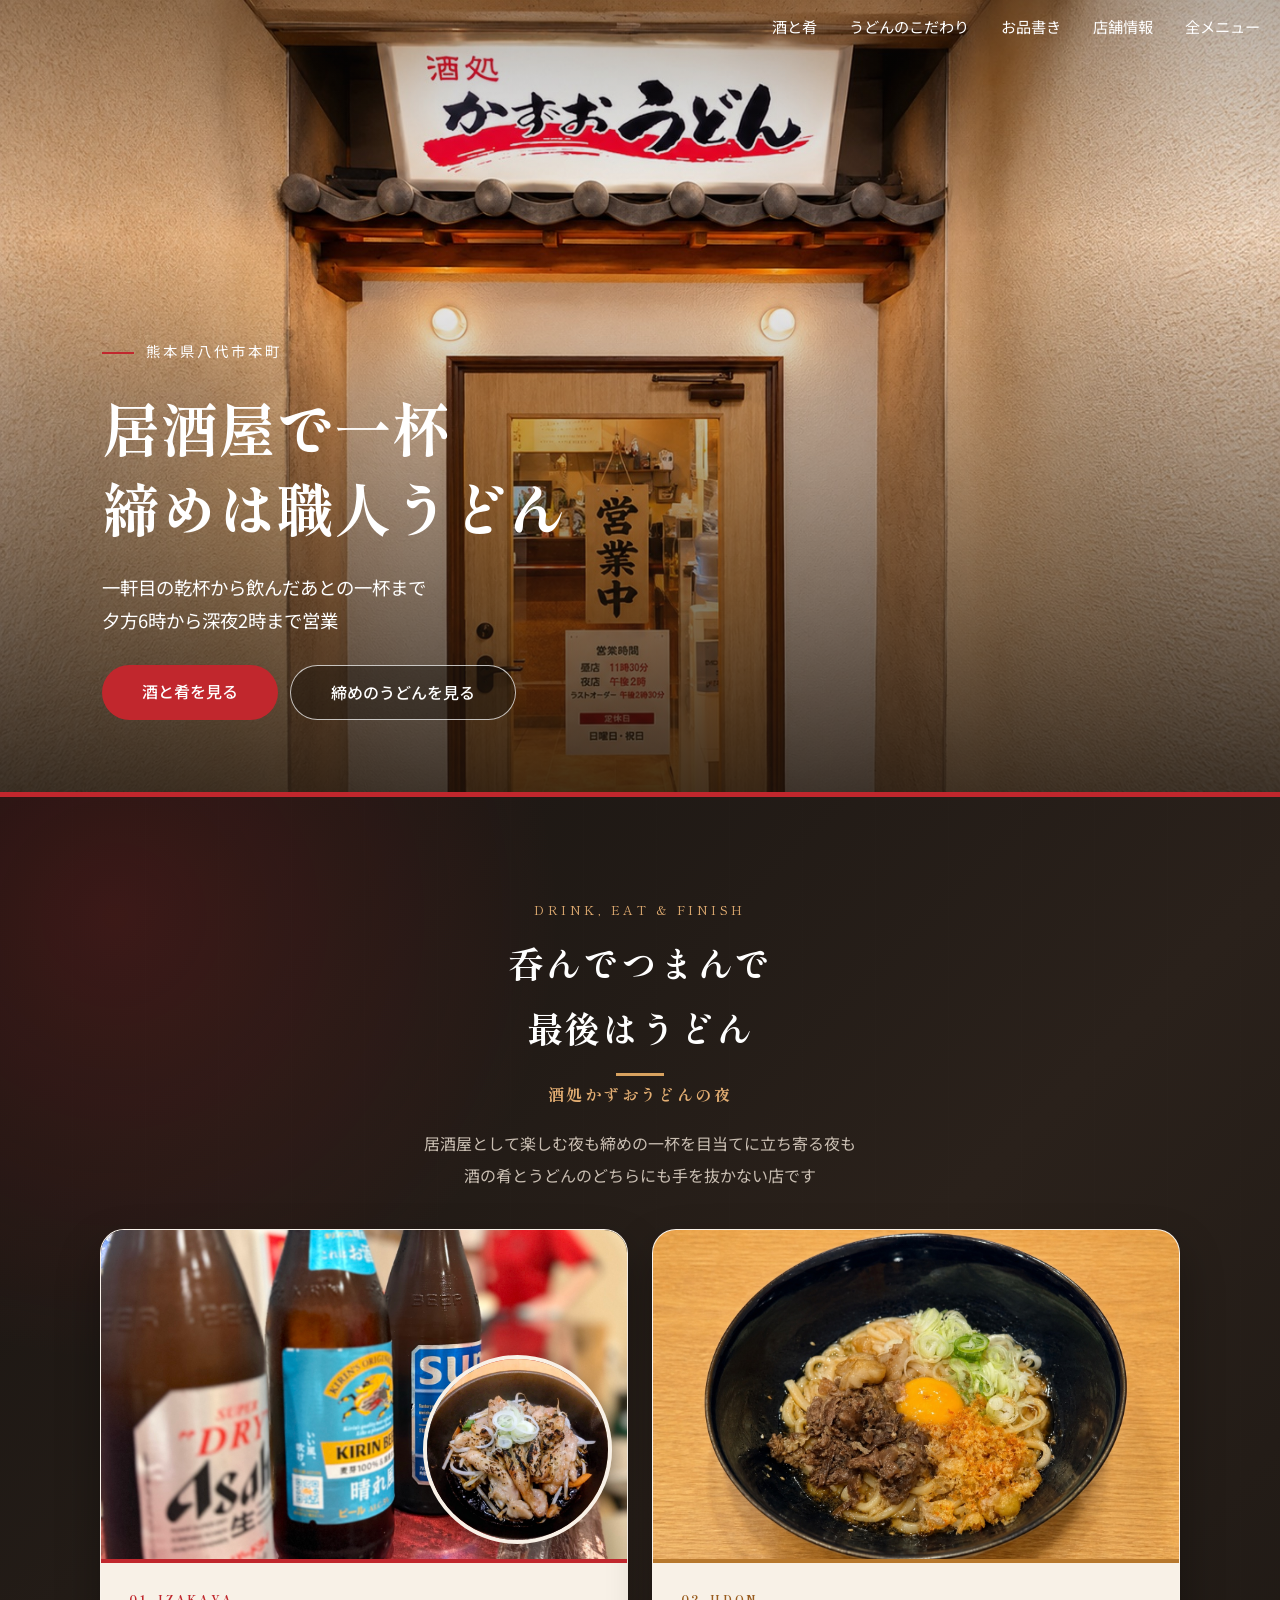
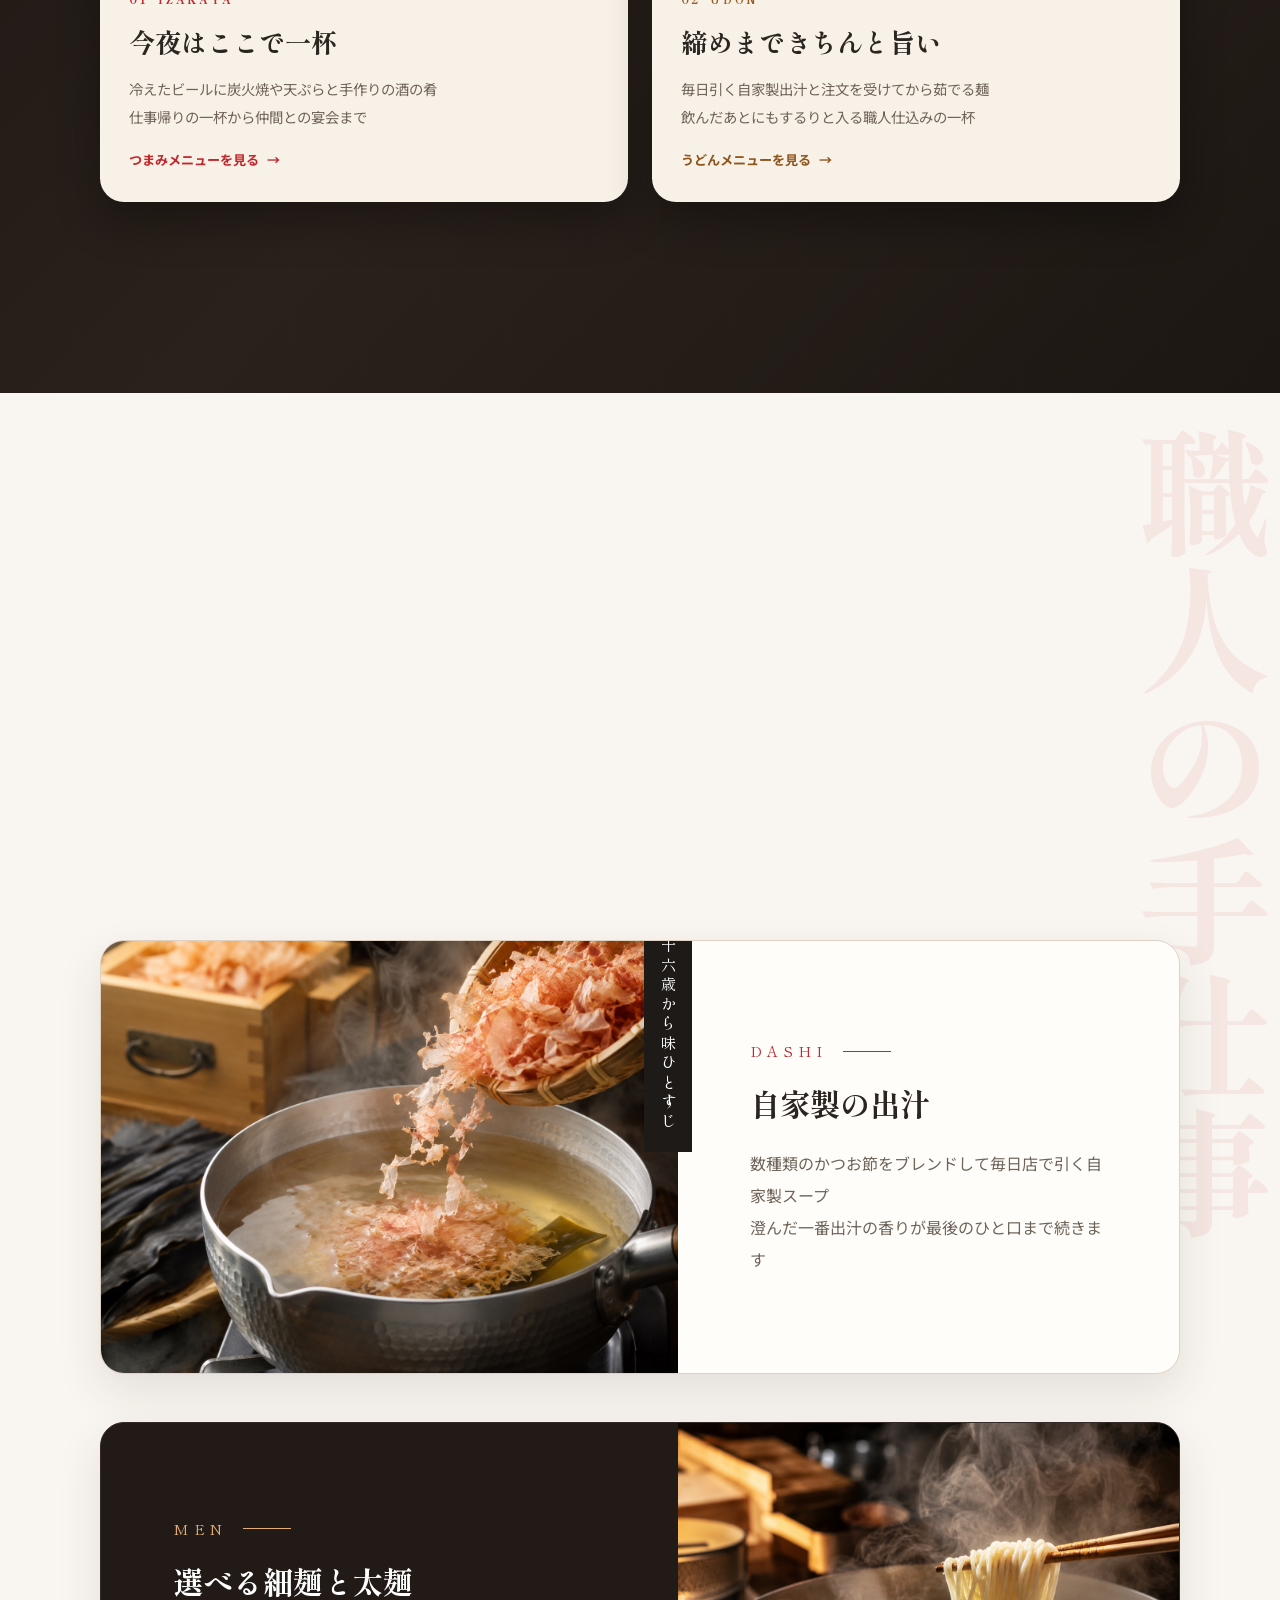
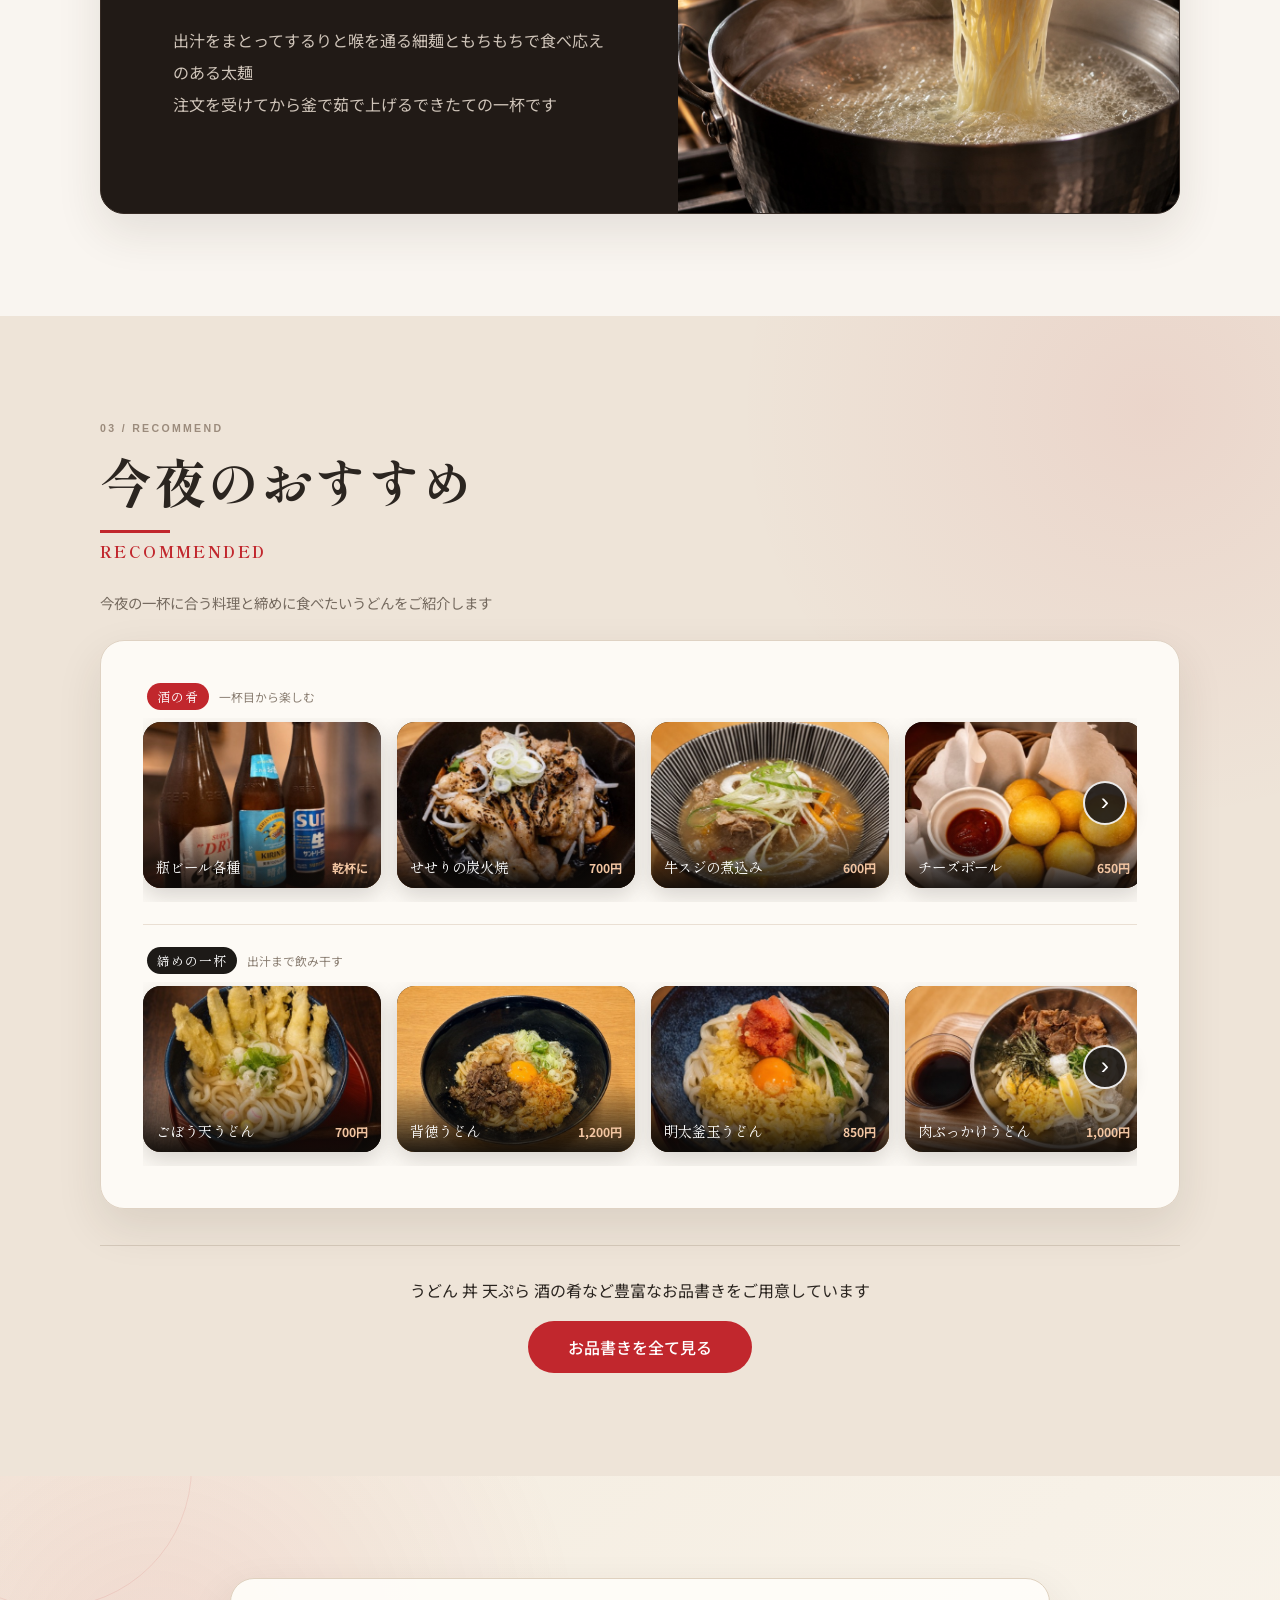
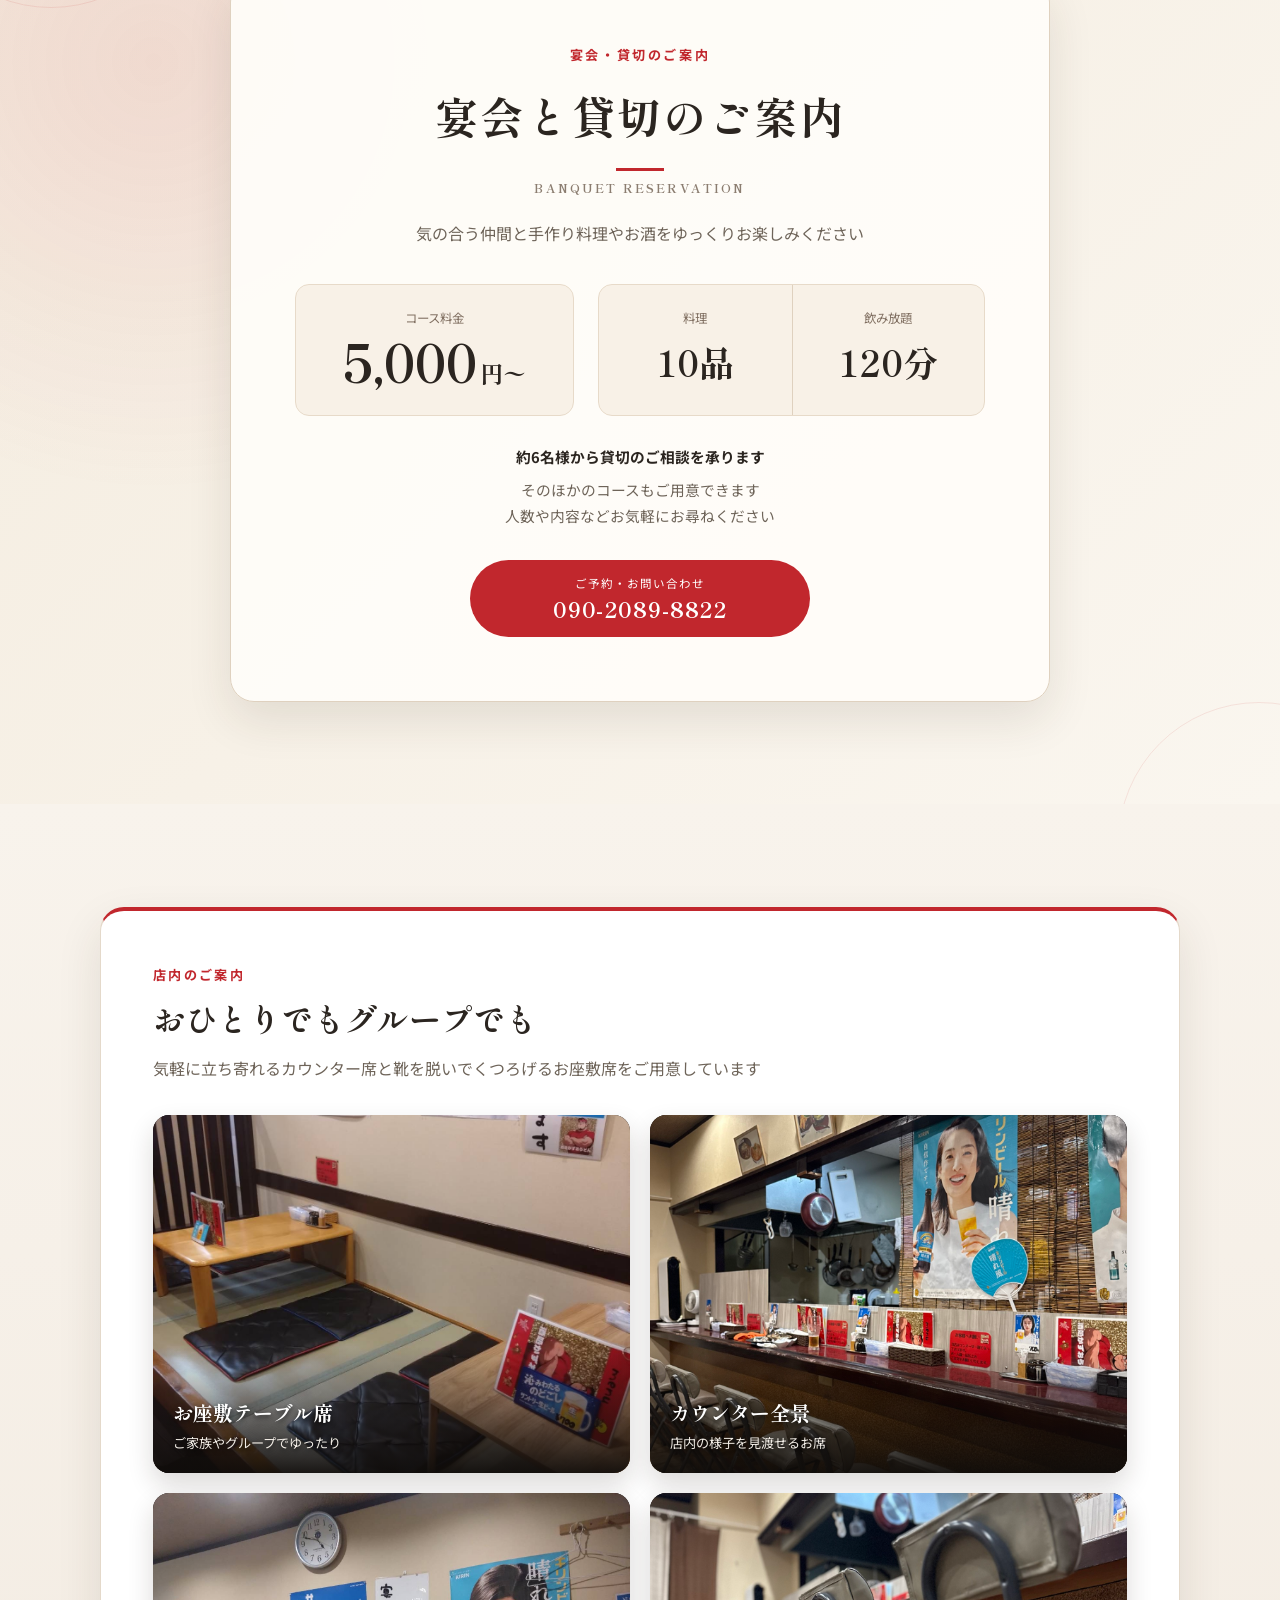
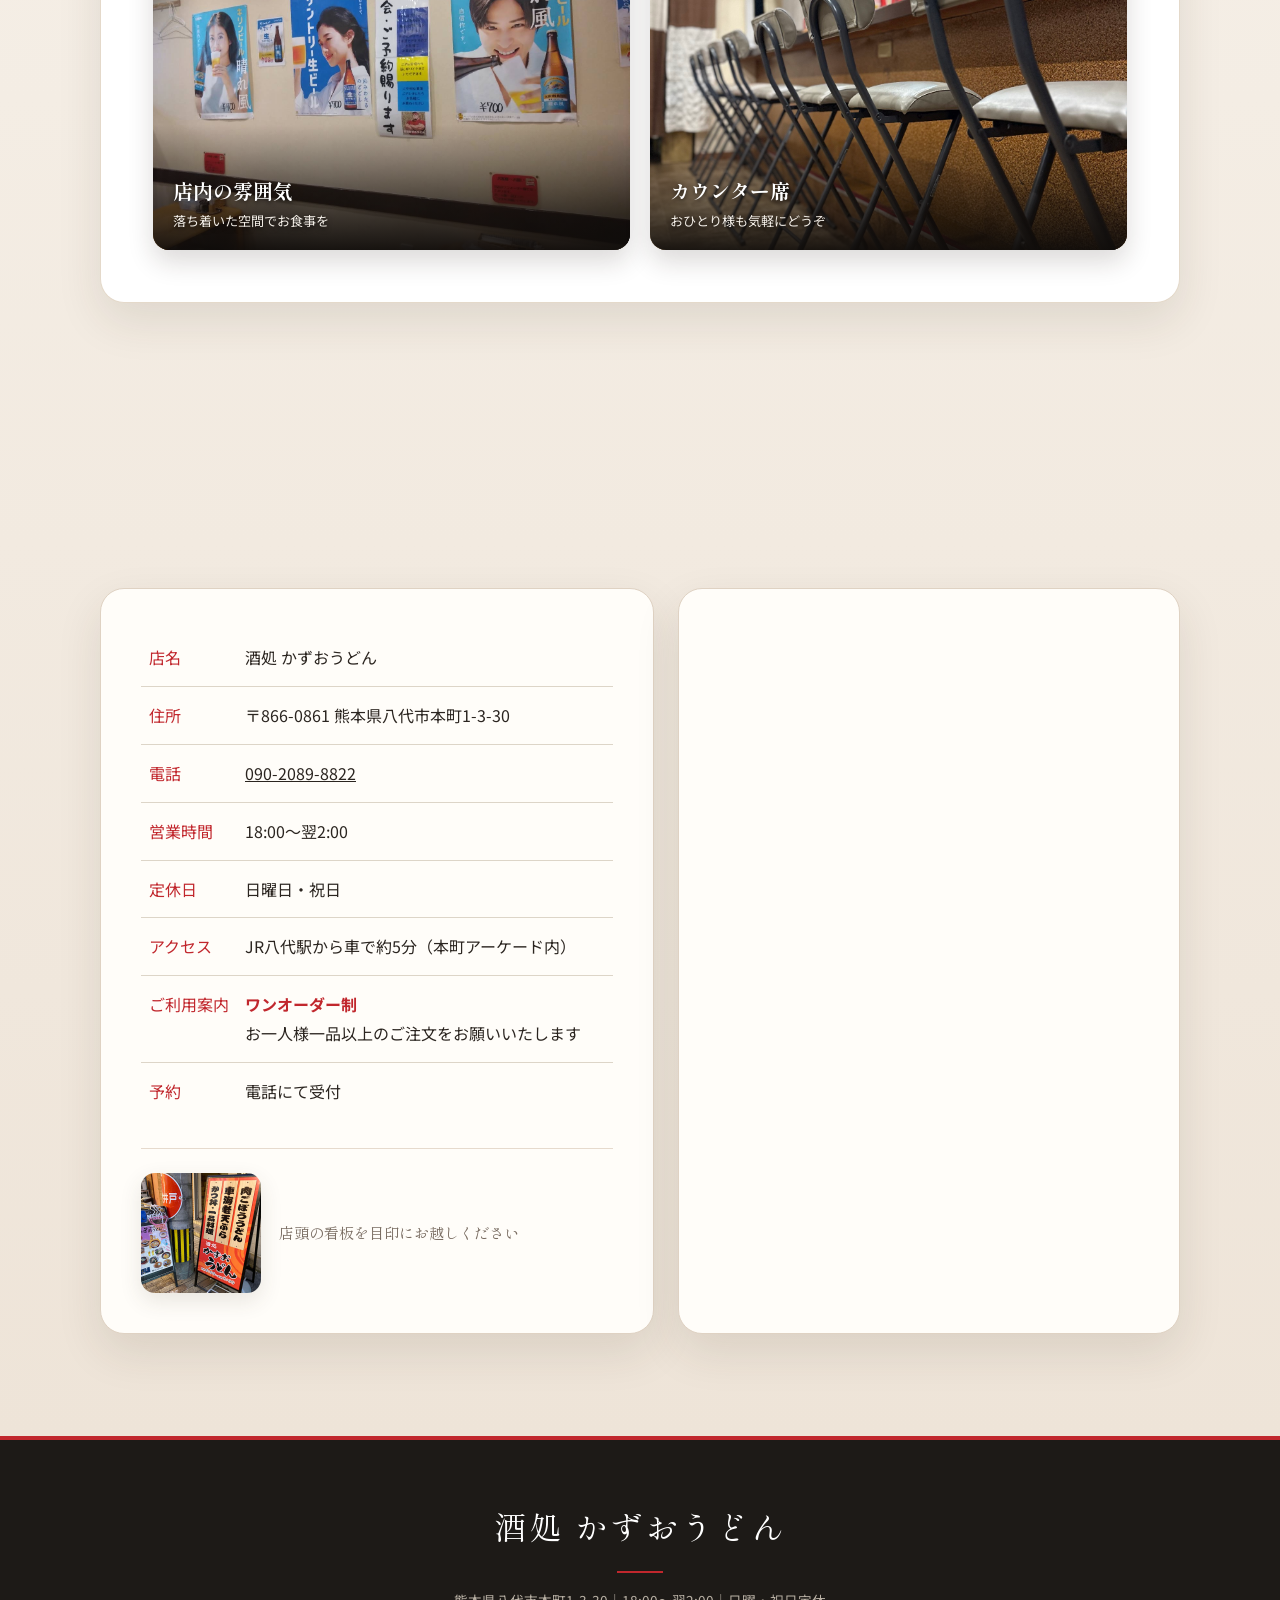
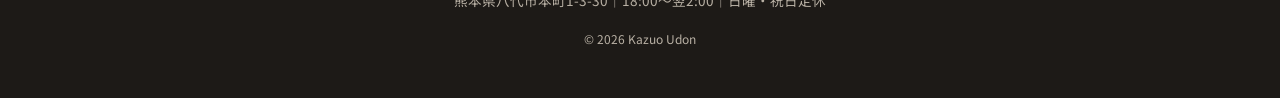
<file: index.html>
<!DOCTYPE html>
<html lang="ja">
<head>
  <meta charset="UTF-8">
  <meta name="viewport" content="width=device-width, initial-scale=1.0">
  <title>八代市の居酒屋とうどん｜酒処 かずおうどん</title>
  <meta name="description" content="熊本県八代市本町の居酒屋 酒処かずおうどん 手作りの居酒屋料理と職人仕込みのうどんを18時から翌2時まで提供 宴会や貸切にも対応">
  <meta property="og:title" content="八代市の居酒屋とうどん｜酒処 かずおうどん">
  <meta property="og:description" content="熊本県八代市本町で手作りの居酒屋料理と職人仕込みのうどんを深夜2時まで提供">
  <meta property="og:type" content="website">
  <meta property="og:image" content="images/storefront.jpg">
  <meta property="og:locale" content="ja_JP">
  <link rel="preconnect" href="https://fonts.googleapis.com">
  <link rel="preconnect" href="https://fonts.gstatic.com" crossorigin>
  <link href="https://fonts.googleapis.com/css2?family=Noto+Sans+JP:wght@400;500;700&amp;family=Shippori+Mincho:wght@600;800&amp;display=swap" rel="stylesheet">
  <link rel="stylesheet" href="css/style.css?v=20260726-3">
  <script type="application/ld+json">
  {
    "@context": "https://schema.org",
    "@type": "Restaurant",
    "name": "酒処 かずおうどん",
    "description": "熊本県八代市本町で居酒屋料理と手作りうどんを提供する酒処かずおうどん",
    "servesCuisine": ["居酒屋料理", "うどん", "和食"],
    "address": {
      "@type": "PostalAddress",
      "postalCode": "866-0861",
      "addressRegion": "熊本県",
      "addressLocality": "八代市",
      "streetAddress": "本町1-3-30",
      "addressCountry": "JP"
    },
    "geo": {
      "@type": "GeoCoordinates",
      "latitude": 32.5042107,
      "longitude": 130.6049073
    },
    "telephone": "+81-90-2089-8822",
    "openingHoursSpecification": {
      "@type": "OpeningHoursSpecification",
      "dayOfWeek": ["Monday", "Tuesday", "Wednesday", "Thursday", "Friday", "Saturday"],
      "opens": "18:00",
      "closes": "02:00"
    },
    "image": "images/storefront.jpg",
    "priceRange": "¥¥"
  }
  </script>
</head>
<body>

  <header class="header header-home">
    <button class="nav-toggle" aria-label="メニューを開く" aria-expanded="false">
      <span></span><span></span><span></span>
    </button>
    <nav class="nav">
      <a href="#night-style">酒と肴</a>
      <a href="#about">うどんのこだわり</a>
      <a href="#menu">お品書き</a>
      <a href="#access">店舗情報</a>
      <a href="menu.html">全メニュー</a>
    </nav>
  </header>

  <main id="top">

    <section class="hero">
      <img src="images/storefront.jpg" alt="酒処かずおうどんの店構え" class="hero-img">
      <header class="hero-text">
        <p class="hero-sub">熊本県八代市本町</p>
        <h1>居酒屋で一杯<br>締めは職人うどん</h1>
        <p class="hero-lead">一軒目の乾杯から飲んだあとの一杯まで<br>夕方6時から深夜2時まで営業</p>
        <nav class="hero-actions" aria-label="料理メニュー">
          <a href="menu.html#izakaya-menu" class="btn">酒と肴を見る</a>
          <a href="menu.html#udon-menu" class="btn btn-outline">締めのうどんを見る</a>
        </nav>
      </header>
    </section>

    <section id="night-style" class="night-style" aria-labelledby="night-style-title">
      <div class="container">
        <header class="night-style-heading">
          <p class="night-style-kicker">Drink, Eat &amp; Finish</p>
          <h2 id="night-style-title"><span>呑んでつまんで<br>最後はうどん</span>酒処かずおうどんの夜</h2>
          <p>居酒屋として楽しむ夜も締めの一杯を目当てに立ち寄る夜も<br>酒の肴とうどんのどちらにも手を抜かない店です</p>
        </header>

        <nav class="night-style-grid" aria-label="居酒屋料理とうどんのメニュー">
          <a class="night-style-card night-style-card-izakaya" href="menu.html#izakaya-menu">
            <figure class="night-style-media">
              <img src="images/beer-new.jpg" alt="冷えた瓶ビール" loading="lazy">
              <img class="night-style-subphoto" src="images/IMG_せせりの炭火焼きJPG.JPG" alt="せせりの炭火焼" loading="lazy">
            </figure>
            <section class="night-style-card-body">
              <p class="night-style-number">01 <span>Izakaya</span></p>
              <h3>今夜はここで一杯</h3>
              <p>冷えたビールに炭火焼や天ぷらと手作りの酒の肴<br>仕事帰りの一杯から仲間との宴会まで</p>
              <span class="night-style-link">つまみメニューを見る</span>
            </section>
          </a>

          <a class="night-style-card night-style-card-udon" href="menu.html#udon-menu">
            <figure class="night-style-media">
              <img src="images/menu-retouched/haitoku-udon.jpg" alt="背徳うどん" loading="lazy">
            </figure>
            <section class="night-style-card-body">
              <p class="night-style-number">02 <span>Udon</span></p>
              <h3>締めまできちんと旨い</h3>
              <p>毎日引く自家製出汁と注文を受けてから茹でる麺<br>飲んだあとにもするりと入る職人仕込みの一杯</p>
              <span class="night-style-link">うどんメニューを見る</span>
            </section>
          </a>
        </nav>

        <aside class="night-style-hours" aria-label="営業時間">
          <span>夜営業</span>
          <strong>18:00 — 翌2:00</strong>
          <small>一軒目にも締めにも</small>
        </aside>
      </div>
    </section>

    <section id="about" class="about">
      <div class="container">
        <h2><span>職人仕込みの一杯</span>Craftsmanship</h2>
        <p class="about-catch">職人歴十数年の技を一杯に</p>
        <p class="about-intro">16歳で飲食の道に入った店主 牛田和男がうどん職人として十数年磨いた技で一杯ずつ仕上げます<br>飲んだ後でもするりと入るあっさりとした味付けが身上です</p>

        <article class="feature">
          <figure class="feature-photo">
            <img src="images/katsuobushi.jpg" alt="数種類のかつお節をブレンドして引く自家製出汁" loading="lazy">
            <p class="about-vertical">十六歳から味ひとすじ</p>
          </figure>
          <section class="feature-body">
            <p class="feature-en">Dashi</p>
            <h3>自家製の出汁</h3>
            <p>数種類のかつお節をブレンドして毎日店で引く自家製スープ<br>澄んだ一番出汁の香りが最後のひと口まで続きます</p>
          </section>
        </article>

        <article class="feature reverse">
          <figure class="feature-photo">
            <img src="images/yudemen.jpg" alt="釜で茹で上げるうどんの麺" loading="lazy">
          </figure>
          <section class="feature-body">
            <p class="feature-en">Men</p>
            <h3>選べる細麺と太麺</h3>
            <p>出汁をまとってするりと喉を通る細麺ともちもちで食べ応えのある太麺<br>注文を受けてから釜で茹で上げるできたての一杯です</p>
          </section>
        </article>
      </div>
    </section>

    <section id="menu" class="menu">
      <div class="container">
        <h2><span>今夜のおすすめ</span>Recommended</h2>

        <p class="recommend-lead">今夜の一杯に合う料理と締めに食べたいうどんをご紹介します</p>
        <section class="recommend-marquees" aria-label="おすすめメニュー">
          <article class="recommend-row">
            <p class="recommend-row-label"><span>酒の肴</span>一杯目から楽しむ</p>
            <div class="recommend-slider-shell" data-recommend-slider>
              <nav class="menu-marquee" aria-label="おすすめの居酒屋料理">
              <a class="recommend-card" href="menu.html#izakaya-menu">
                <img src="images/recommend-thumbs/bottled-beer.jpg" alt="瓶ビール各種" decoding="async">
                <span class="recommend-card-caption"><span>瓶ビール各種</span><span class="recommend-card-price">乾杯に</span></span>
              </a>
              <a class="recommend-card" href="menu.html#izakaya-menu">
                <img src="images/recommend-thumbs/seseri.jpg" alt="せせりの炭火焼" loading="lazy" decoding="async">
                <span class="recommend-card-caption"><span>せせりの炭火焼</span><span class="recommend-card-price">700円</span></span>
              </a>
              <a class="recommend-card" href="menu.html#izakaya-menu">
                <img src="images/recommend-thumbs/gyusuji-nikomi.jpg" alt="牛スジの煮込み" loading="lazy" decoding="async">
                <span class="recommend-card-caption"><span>牛スジの煮込み</span><span class="recommend-card-price">600円</span></span>
              </a>
              <a class="recommend-card" href="menu.html#izakaya-menu">
                <img src="images/recommend-thumbs/cheese-balls.jpg" alt="チーズボール" loading="lazy" decoding="async">
                <span class="recommend-card-caption"><span>チーズボール</span><span class="recommend-card-price">650円</span></span>
              </a>
              <a class="recommend-card" href="menu.html#izakaya-menu">
                <img src="images/recommend-thumbs/hotaruika.jpg" alt="ほたるイカの沖漬" loading="lazy" decoding="async">
                <span class="recommend-card-caption"><span>ほたるイカの沖漬</span><span class="recommend-card-price">600円</span></span>
              </a>
              <a class="recommend-card" href="menu.html#izakaya-menu">
                <img src="images/recommend-thumbs/aburi-mentaiko.jpg" alt="あぶり明太子" loading="lazy" decoding="async">
                <span class="recommend-card-caption"><span>あぶり明太子</span><span class="recommend-card-price">600円</span></span>
              </a>
              <a class="recommend-card" href="menu.html#izakaya-menu">
                <img src="images/recommend-thumbs/eihire.jpg" alt="エイひれあぶり" loading="lazy" decoding="async">
                <span class="recommend-card-caption"><span>エイひれあぶり</span><span class="recommend-card-price">600円</span></span>
              </a>
              </nav>
              <button class="recommend-slider-button recommend-slider-prev" type="button" aria-label="前のおすすめ料理を見る">‹</button>
              <button class="recommend-slider-button recommend-slider-next" type="button" aria-label="次のおすすめ料理を見る">›</button>
            </div>
          </article>
          <article class="recommend-row">
            <p class="recommend-row-label"><span>締めの一杯</span>出汁まで飲み干す</p>
            <div class="recommend-slider-shell" data-recommend-slider>
              <nav class="menu-marquee" aria-label="おすすめのうどん">
              <a class="recommend-card" href="menu.html#udon-menu">
                <img src="images/recommend-thumbs/goboten-udon.jpg" alt="ごぼう天うどん" decoding="async">
                <span class="recommend-card-caption"><span>ごぼう天うどん</span><span class="recommend-card-price">700円</span></span>
              </a>
              <a class="recommend-card" href="menu.html#udon-menu">
                <img src="images/recommend-thumbs/haitoku-udon.jpg" alt="背徳うどん" loading="lazy" decoding="async">
                <span class="recommend-card-caption"><span>背徳うどん</span><span class="recommend-card-price">1,200円</span></span>
              </a>
              <a class="recommend-card" href="menu.html#udon-menu">
                <img src="images/recommend-thumbs/mentai-kamatama.jpg" alt="明太釜玉うどん" loading="lazy" decoding="async">
                <span class="recommend-card-caption"><span>明太釜玉うどん</span><span class="recommend-card-price">850円</span></span>
              </a>
              <a class="recommend-card" href="menu.html#udon-menu">
                <img src="images/recommend-thumbs/niku-bukkake.jpg" alt="肉ぶっかけうどん" loading="lazy" decoding="async">
                <span class="recommend-card-caption"><span>肉ぶっかけうどん</span><span class="recommend-card-price">1,000円</span></span>
              </a>
              <a class="recommend-card" href="menu.html#udon-menu">
                <img src="images/recommend-thumbs/gyusuji-udon.jpg" alt="牛すじうどん" loading="lazy" decoding="async">
                <span class="recommend-card-caption"><span>牛すじうどん</span><span class="recommend-card-price">850円</span></span>
              </a>
              <a class="recommend-card" href="menu.html#udon-menu">
                <img src="images/recommend-thumbs/katudon.jpg" alt="カツ丼" loading="lazy" decoding="async">
                <span class="recommend-card-caption"><span>カツ丼</span><span class="recommend-card-price">850円</span></span>
              </a>
              <a class="recommend-card" href="menu.html#udon-menu">
                <img src="images/recommend-thumbs/kamatama.jpg" alt="釜たまうどん" loading="lazy" decoding="async">
                <span class="recommend-card-caption"><span>釜たまうどん</span><span class="recommend-card-price">600円</span></span>
              </a>
              </nav>
              <button class="recommend-slider-button recommend-slider-prev" type="button" aria-label="前のおすすめうどんを見る">‹</button>
              <button class="recommend-slider-button recommend-slider-next" type="button" aria-label="次のおすすめうどんを見る">›</button>
            </div>
          </article>
        </section>

        <footer class="menu-more">
          <p>うどん 丼 天ぷら 酒の肴など豊富なお品書きをご用意しています</p>
          <a href="menu.html" class="btn">お品書きを全て見る</a>
        </footer>
      </div>
    </section>

    <section id="banquet" class="banquet" aria-labelledby="banquet-title">
      <div class="container">
        <article class="banquet-card">
          <p class="banquet-kicker">宴会・貸切のご案内</p>
          <h2 id="banquet-title"><span>宴会と貸切のご案内</span>Banquet Reservation</h2>
          <p class="banquet-lead">気の合う仲間と手作り料理やお酒をゆっくりお楽しみください</p>

          <section class="banquet-plan" aria-label="宴会コース内容">
            <p class="banquet-price">
              <small>コース料金</small>
              <strong>5,000<em>円〜</em></strong>
            </p>
            <ul class="banquet-includes" aria-label="コース内容">
              <li><span>料理</span><strong>10品</strong></li>
              <li><span>飲み放題</span><strong>120分</strong></li>
            </ul>
          </section>

          <aside class="banquet-notes">
            <p><strong>約6名様から貸切のご相談を承ります</strong></p>
            <p>そのほかのコースもご用意できます<br>人数や内容などお気軽にお尋ねください</p>
          </aside>

          <a class="banquet-call" href="tel:09020898822">
            <span>ご予約・お問い合わせ</span>
            <strong>090-2089-8822</strong>
          </a>
        </article>
      </div>
    </section>

    <section id="access" class="access">
      <div class="container">
        <section class="interior-guide" aria-labelledby="interior-guide-title">
          <header class="interior-guide-heading">
            <p class="interior-guide-label">店内のご案内</p>
            <h3 id="interior-guide-title">おひとりでもグループでも</h3>
            <p>気軽に立ち寄れるカウンター席と靴を脱いでくつろげるお座敷席をご用意しています</p>
          </header>
          <section class="interior-guide-gallery" aria-label="店内の座席写真">
            <figure class="interior-guide-card">
              <img src="images2/IMG_2983.JPG" alt="酒処かずおうどんのお座敷テーブル席" loading="lazy">
              <figcaption>
                <strong>お座敷テーブル席</strong>
                <span>ご家族やグループでゆったり</span>
              </figcaption>
            </figure>
            <figure class="interior-guide-card">
              <img src="images2/IMG_2937.jpg" alt="酒処かずおうどんのカウンター全景" loading="lazy">
              <figcaption>
                <strong>カウンター全景</strong>
                <span>店内の様子を見渡せるお席</span>
              </figcaption>
            </figure>
            <figure class="interior-guide-card">
              <img src="images2/IMG_2982.JPG" alt="酒処かずおうどんの店内の壁と宴会案内" loading="lazy">
              <figcaption>
                <strong>店内の雰囲気</strong>
                <span>落ち着いた空間でお食事を</span>
              </figcaption>
            </figure>
            <figure class="interior-guide-card">
              <img src="images2/IMG_2935.jpg" alt="酒処かずおうどんのカウンター席" loading="lazy">
              <figcaption>
                <strong>カウンター席</strong>
                <span>おひとり様も気軽にどうぞ</span>
              </figcaption>
            </figure>
          </section>
        </section>

        <h2><span>店舗情報</span>Information</h2>
        <section class="access-details">
          <div class="access-details-copy">
            <section class="access-grid" aria-label="店舗詳細">
              <table class="info-table">
                <tr><th>店名</th><td>酒処 かずおうどん</td></tr>
                <tr><th>住所</th><td>〒866-0861 熊本県八代市本町1-3-30</td></tr>
                <tr><th>電話</th><td><a href="tel:09020898822">090-2089-8822</a></td></tr>
                <tr><th>営業時間</th><td>18:00〜翌2:00</td></tr>
                <tr><th>定休日</th><td>日曜日・祝日</td></tr>
                <tr><th>アクセス</th><td>JR八代駅から車で約5分（本町アーケード内）</td></tr>
                <tr><th>ご利用案内</th><td><strong class="info-notice">ワンオーダー制</strong><br>お一人様一品以上のご注文をお願いいたします</td></tr>
                <tr><th>予約</th><td>電話にて受付</td></tr>
              </table>
            </section>

            <figure class="store-info-photo">
              <img src="images/IMG_0294.jpg" alt="電柱横に置かれた酒処かずおうどんの店頭看板" loading="lazy">
              <figcaption>店頭の看板を目印にお越しください</figcaption>
            </figure>
          </div>

          <section class="access-map" aria-label="店舗周辺地図">
            <iframe src="https://www.google.com/maps/embed?pb=!1m18!1m12!1m3!1d568.0321927173524!2d130.60490727078326!3d32.504210716284646!2m3!1f0!2f0!3f0!3m2!1i1024!2i768!4f13.1!3m3!1m2!1s0x35407f183d6bdc63%3A0xf85c3f35eaa39c62!2z44GL44Ga44GK44GG44Gp44KT!5e0!3m2!1sja!2sjp!4v1781084936377!5m2!1sja!2sjp" width="600" height="450" style="border:0;" allowfullscreen="" loading="lazy" referrerpolicy="no-referrer-when-downgrade" title="酒処かずおうどんの地図"></iframe>
          </section>
        </section>
      </div>
    </section>

  </main>

  <footer class="footer">
    <p class="footer-logo">酒処 かずおうどん</p>
    <p>熊本県八代市本町1-3-30｜18:00〜翌2:00｜日曜・祝日定休</p>
    <p class="copyright">&copy; 2026 Kazuo Udon</p>
  </footer>

  <script src="js/script.js?v=20260726-3"></script>
</body>
</html>
</file>
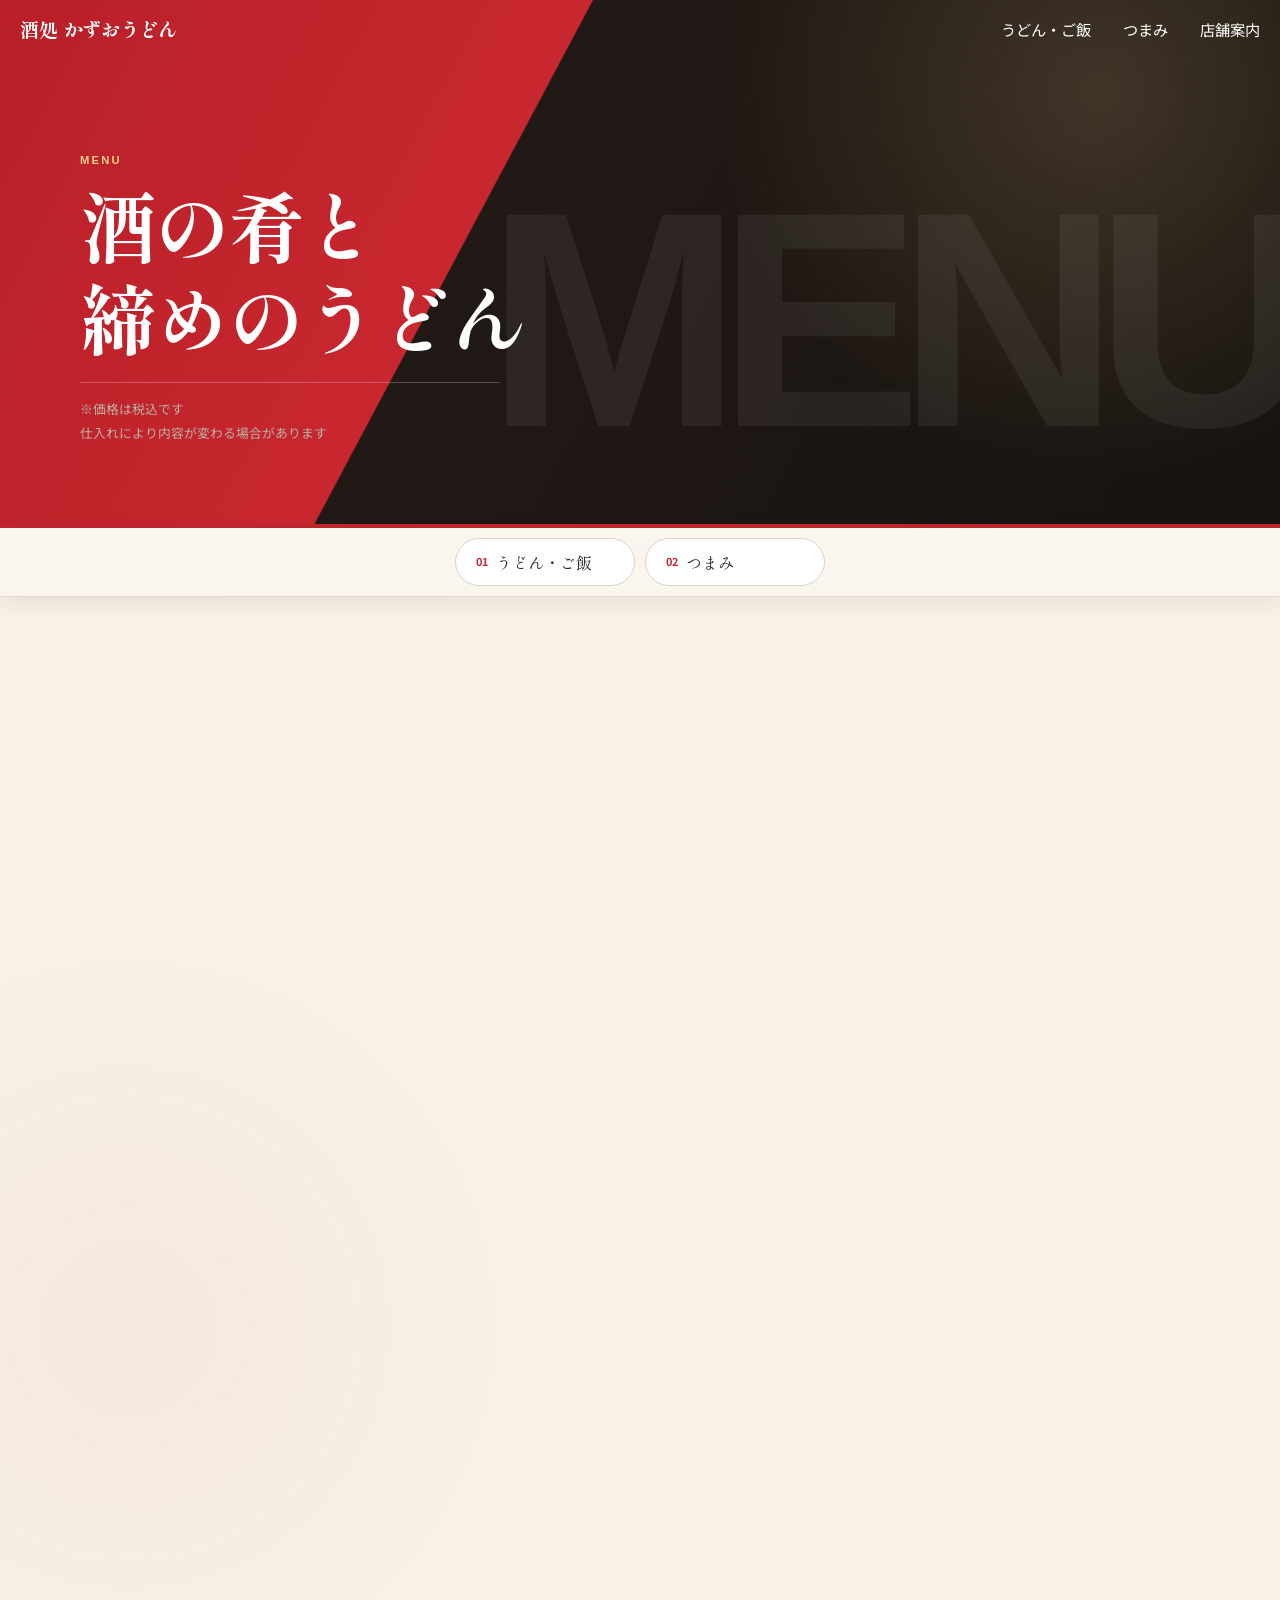
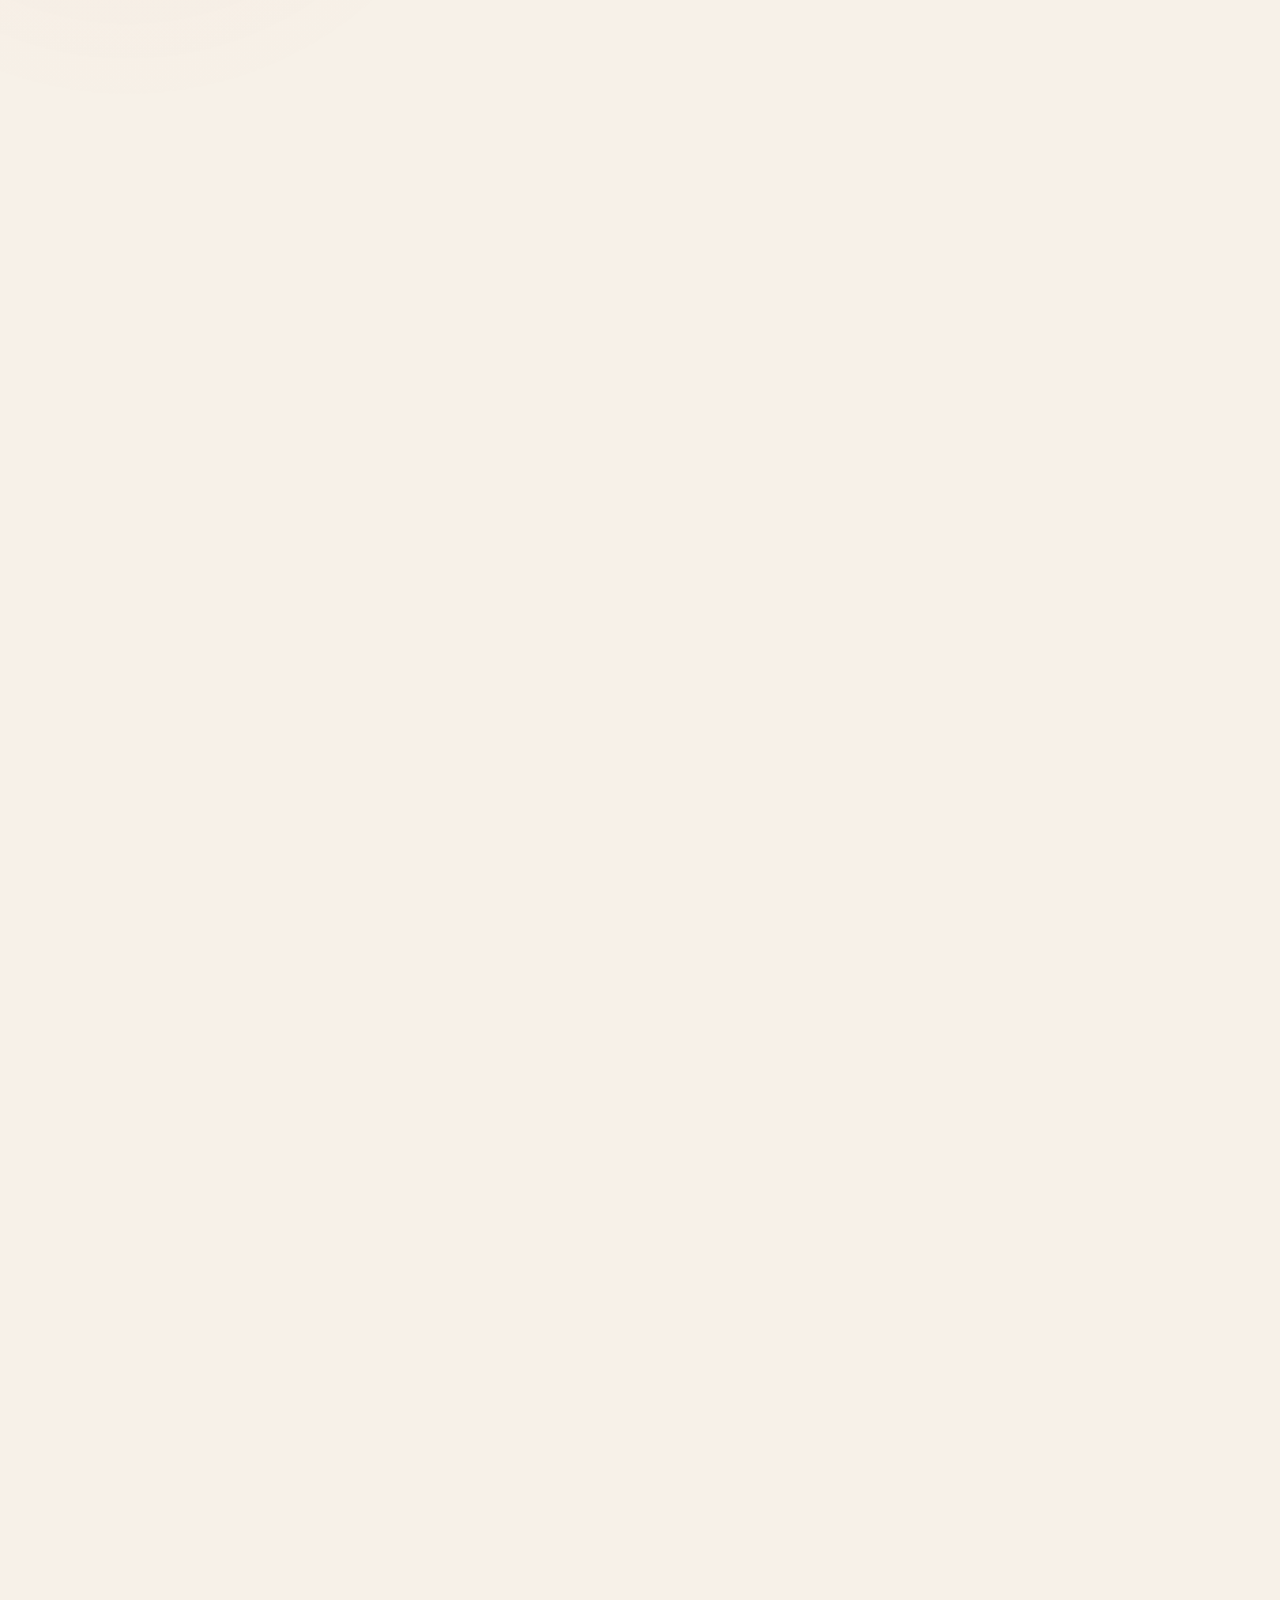
<file: menu.html>
<!DOCTYPE html>
<html lang="ja">
<head>
  <meta charset="UTF-8">
  <meta name="viewport" content="width=device-width, initial-scale=1.0">
  <title>八代市のうどんと居酒屋メニュー｜酒処 かずおうどん</title>
  <meta name="description" content="熊本県八代市本町の酒処かずおうどん 名物の手作りうどん ご飯もの 炭火焼 天ぷら 酒の肴など居酒屋メニューと税込価格をご案内">
  <meta property="og:title" content="八代市のうどんと居酒屋メニュー｜酒処 かずおうどん">
  <meta property="og:description" content="八代市本町で楽しめる手作りうどんと居酒屋料理の全メニュー">
  <meta property="og:type" content="website">
  <meta property="og:image" content="images/menu-retouched/goboten-udon.jpg">
  <meta property="og:locale" content="ja_JP">
  <link rel="preconnect" href="https://fonts.googleapis.com">
  <link rel="preconnect" href="https://fonts.gstatic.com" crossorigin>
  <link href="https://fonts.googleapis.com/css2?family=Noto+Sans+JP:wght@400;500;700&amp;family=Shippori+Mincho:wght@600;800&amp;display=swap" rel="stylesheet">
  <link rel="stylesheet" href="css/style.css?v=20260726-3">
</head>
<body>

  <header class="header scrolled">
    <a href="index.html" class="header-logo">酒処 かずおうどん</a>
    <button class="nav-toggle" aria-label="メニューを開く" aria-expanded="false">
      <span></span><span></span><span></span>
    </button>
    <nav class="nav">
      <a href="#udon-menu">うどん・ご飯</a>
      <a href="#izakaya-menu">つまみ</a>
      <a href="index.html#access">店舗案内</a>
    </nav>
  </header>

  <main id="menu-top">
    <header class="page-head">
      <p class="page-head-en">Menu</p>
      <h1>酒の肴と<br>締めのうどん</h1>
      <p class="page-head-note">※価格は税込です<br>仕入れにより内容が変わる場合があります</p>
    </header>

    <nav class="menu-category-nav" aria-label="メニューカテゴリー">
      <a href="#udon-menu"><span>01</span>うどん・ご飯</a>
      <a href="#izakaya-menu"><span>02</span>つまみ</a>
    </nav>

    <section id="udon-menu" class="menu-detail-section menu-detail-light">
      <div class="container">
        <h2><span>職人仕込みの<br>うどんとご飯</span>Udon &amp; Rice</h2>
        <p class="menu-photo-guide">写真から気になる一品を探す <span>横にスライドできます</span></p>
        <div class="category-slider-shell" data-category-slider>
          <button class="category-slider-button category-slider-prev" type="button" aria-label="前の料理写真を見る">‹</button>
          <div class="category-image-slider" tabindex="0" aria-label="うどんとご飯ものの料理写真">
            <figure class="category-slide"><img src="images/menu-retouched/goboten-udon.jpg" alt="ごぼう天うどん" loading="lazy"><figcaption>ごぼう天うどん</figcaption></figure>
            <figure class="category-slide"><img src="images/menu-retouched/kamatama.jpg" alt="釜たまうどん" loading="lazy"><figcaption>釜たまうどん</figcaption></figure>
            <figure class="category-slide"><img src="images/menu-retouched/mentai-kamatama.jpg" alt="明太釜玉うどん" loading="lazy"><figcaption>明太釜玉うどん</figcaption></figure>
            <figure class="category-slide"><img src="images/menu-retouched/niku-bukkake.jpg" alt="肉ぶっかけうどん" loading="lazy"><figcaption>肉ぶっかけうどん</figcaption></figure>
            <figure class="category-slide"><img src="images/menu-retouched/nasu-bukkake.jpg" alt="ナスぶっかけうどん" loading="lazy"><figcaption>ナスぶっかけうどん</figcaption></figure>
            <figure class="category-slide"><img src="images/menu-retouched/gyusuji-udon.jpg" alt="牛すじうどん" loading="lazy"><figcaption>牛すじうどん</figcaption></figure>
            <figure class="category-slide category-slide-landscape category-slide-featured"><img src="images/menu-retouched/haitoku-udon.jpg" alt="背徳うどん" loading="lazy"><figcaption>背徳うどん</figcaption></figure>
            <figure class="category-slide category-slide-landscape"><img src="images/katudon.jpg" alt="カツ丼" loading="lazy"><figcaption>カツ丼</figcaption></figure>
          </div>
          <button class="category-slider-button category-slider-next" type="button" aria-label="次の料理写真を見る">›</button>
        </div>

        <div class="menu-accordion-grid">
          <details class="menu-accordion menu-list" open>
            <summary><span>うどん</span><small>14品</small></summary>
            <dl>
              <div><dt>かけうどん</dt><dd>550円</dd></div>
              <div><dt>釜たまうどん</dt><dd>600円</dd></div>
              <div><dt>月見うどん</dt><dd>650円</dd></div>
              <div><dt>きつねうどん</dt><dd>700円</dd></div>
              <div><dt>ごぼう天うどん</dt><dd>700円</dd></div>
              <div><dt>肉うどん</dt><dd>750円</dd></div>
              <div><dt>山かけうどん</dt><dd>800円</dd></div>
              <div class="osusume"><dt>肉ごぼう天うどん</dt><dd>850円</dd></div>
              <div class="osusume"><dt>背徳うどん</dt><dd>1,200円</dd></div>
              <div><dt>明太釜玉うどん</dt><dd>850円</dd></div>
              <div><dt>牛すじうどん</dt><dd>850円</dd></div>
              <div><dt>海老天うどん</dt><dd>850円</dd></div>
              <div><dt>明太クリームうどん</dt><dd>850円</dd></div>
              <div><dt>和風ちゃんぽん</dt><dd>1,000円</dd></div>
            </dl>
          </details>

          <details class="menu-accordion menu-list">
            <summary><span>ぶっかけうどん</span><small>4品</small></summary>
            <dl>
              <div><dt>ぶっかけうどん</dt><dd>700円</dd></div>
              <div><dt>ナスぶっかけうどん</dt><dd>800円</dd></div>
              <div><dt>山かけぶっかけうどん</dt><dd>900円</dd></div>
              <div><dt>肉ぶっかけうどん</dt><dd>1,000円</dd></div>
            </dl>
          </details>

          <details class="menu-accordion menu-list">
            <summary><span>トッピング</span><small>9種</small></summary>
            <dl>
              <div><dt>肉 / 牛すじ / いか天</dt><dd>各300円</dd></div>
              <div><dt>山かけ</dt><dd>250円</dd></div>
              <div><dt>海老天1本 / とろろ昆布 / ごぼう天</dt><dd>各200円</dd></div>
              <div><dt>卵</dt><dd>100円</dd></div>
            </dl>
          </details>
        </div>

        <div class="menu-subsection">
          <h3 class="menu-subsection-title">ご飯もの</h3>
          <div class="menu-accordion-grid">
            <details class="menu-accordion menu-list" open>
              <summary><span>セット</span><small>3品</small></summary>
              <dl>
                <div class="osusume"><dt>かずおうどんセット（月替わり）</dt><dd>1,200円</dd></div>
                <div><dt>カツ丼・とろろ昆布うどんセット</dt><dd>1,200円</dd></div>
                <div><dt>肉吸いセット（ライス付き）</dt><dd>1,000円</dd></div>
              </dl>
            </details>
            <details class="menu-accordion menu-list">
              <summary><span>丼もの</span><small>4品</small></summary>
              <dl>
                <div><dt>カツ丼</dt><dd>850円</dd></div>
                <div><dt>牛丼</dt><dd>850円</dd></div>
                <div><dt>生姜焼き丼</dt><dd>850円</dd></div>
                <div><dt>あぶりチーズ牛丼</dt><dd>900円</dd></div>
              </dl>
            </details>
          </div>
        </div>
      </div>
    </section>

    <section id="izakaya-menu" class="menu-detail-section izakaya">
      <div class="container">
        <h2><span>居酒屋で楽しむ<br>今夜の酒と肴</span>Izakaya Menu</h2>
        <p class="menu-photo-guide">今夜の一杯に合わせる料理を探す <span>横にスライドできます</span></p>
        <div class="category-slider-shell" data-category-slider>
          <button class="category-slider-button category-slider-prev" type="button" aria-label="前の料理写真を見る">‹</button>
          <div class="category-image-slider" tabindex="0" aria-label="つまみメニューの料理写真">
            <figure class="category-slide"><img src="images/menu-retouched/seseri.jpg" alt="せせりの炭火焼" loading="lazy"><figcaption>せせりの炭火焼</figcaption></figure>
            <figure class="category-slide"><img src="images/menu-retouched/yagen.jpg" alt="やげんなんこつ炭火焼" loading="lazy"><figcaption>やげんなんこつ炭火焼</figcaption></figure>
            <figure class="category-slide"><img src="images/menu-retouched/gyusuji-nikomi.jpg" alt="牛スジの煮込み" loading="lazy"><figcaption>牛スジの煮込み</figcaption></figure>
            <figure class="category-slide"><img src="images/menu-retouched/cheese-balls.jpg" alt="チーズボール" loading="lazy"><figcaption>チーズボール</figcaption></figure>
            <figure class="category-slide"><img src="images/menu-retouched/cheese-sticks.jpg" alt="チーズスティック" loading="lazy"><figcaption>チーズスティック</figcaption></figure>
            <figure class="category-slide"><img src="images/menu-retouched/hotaruika.jpg" alt="ほたるイカの沖漬" loading="lazy"><figcaption>ほたるイカの沖漬</figcaption></figure>
            <figure class="category-slide"><img src="images/menu-retouched/ume-nankotsu.jpg" alt="梅なんこつ" loading="lazy"><figcaption>梅なんこつ</figcaption></figure>
            <figure class="category-slide"><img src="images/menu-retouched/aburi-mentaiko.jpg" alt="あぶり明太子" loading="lazy"><figcaption>あぶり明太子</figcaption></figure>
            <figure class="category-slide"><img src="images/menu-retouched/eihire.jpg" alt="エイひれあぶり" loading="lazy"><figcaption>エイひれあぶり</figcaption></figure>
          </div>
          <button class="category-slider-button category-slider-next" type="button" aria-label="次の料理写真を見る">›</button>
        </div>

        <div class="menu-accordion-grid">
          <details class="menu-accordion menu-list" open>
            <summary><span>天ぷら</span><small>6品</small></summary>
            <dl>
              <div class="osusume"><dt>車エビの天ぷら（3本）</dt><dd>1,500円</dd></div>
              <div><dt>天ぷら盛り合わせ</dt><dd>1,000円</dd></div>
              <div><dt>明太子の天ぷら</dt><dd>700円</dd></div>
              <div><dt>キスの天ぷら</dt><dd>600円</dd></div>
              <div><dt>紅しょうがの天ぷら</dt><dd>550円</dd></div>
              <div><dt>コロコロイカ天</dt><dd>500円</dd></div>
            </dl>
          </details>

          <details class="menu-accordion menu-list">
            <summary><span>焼きもの</span><small>5品</small></summary>
            <dl>
              <div class="osusume"><dt>車エビの塩焼き</dt><dd>1,200円</dd></div>
              <div><dt>しまほっけ</dt><dd>900円</dd></div>
              <div><dt>せせりの炭火焼</dt><dd>700円</dd></div>
              <div><dt>やげんなんこつ炭火焼</dt><dd>700円</dd></div>
              <div><dt>さばの塩焼き / ぎんさけの塩焼き</dt><dd>各600円</dd></div>
            </dl>
          </details>

          <details class="menu-accordion menu-list">
            <summary><span>揚げもの・一品</span><small>8品</small></summary>
            <dl>
              <div><dt>いかリングフライ</dt><dd>700円</dd></div>
              <div><dt>エビマヨ / しめ鯖の炙り</dt><dd>各650円</dd></div>
              <div><dt>チーズボール</dt><dd>650円</dd></div>
              <div><dt>牛スジの煮込み</dt><dd>600円</dd></div>
              <div><dt>ホルモン焼き</dt><dd>600円</dd></div>
              <div><dt>ピリ辛チキンバー / じゃがバタチーズ</dt><dd>各600円</dd></div>
              <div><dt>なんこつ唐揚げ</dt><dd>550円</dd></div>
              <div><dt>ポテトフライ</dt><dd>300円</dd></div>
            </dl>
          </details>

          <details class="menu-accordion menu-list">
            <summary><span>サクッとおつまみ</span><small>7品</small></summary>
            <dl>
              <div><dt>ほたるイカの沖漬</dt><dd>600円</dd></div>
              <div><dt>梅なんこつ</dt><dd>600円</dd></div>
              <div><dt>あぶり明太子</dt><dd>600円</dd></div>
              <div><dt>エイひれあぶり</dt><dd>600円</dd></div>
              <div><dt>冷ややっこ / 枝豆 / チャンジャ</dt><dd>各300円</dd></div>
            </dl>
          </details>
        </div>

        <div class="menu-more">
          <a href="index.html" class="btn">トップページへ戻る</a>
        </div>
      </div>
    </section>
  </main>

  <footer class="footer">
    <p class="footer-logo">酒処 かずおうどん</p>
    <p>熊本県八代市本町1-3-30｜18:00〜翌2:00｜日曜・祝日定休</p>
    <p class="copyright">&copy; 2026 Kazuo Udon</p>
  </footer>

  <script src="js/script.js?v=20260726-3"></script>
</body>
</html>
</file>
<file: css/style.css>
:root {
  --color-bg: #faf6ef;
  --color-text: #2b2520;
  --color-accent: #c1272d;
  --color-dark: #1d1a17;
  --font-mincho: "Shippori Mincho", serif;
}

* {
  margin: 0;
  padding: 0;
  box-sizing: border-box;
}

html {
  scroll-behavior: smooth;
  scroll-padding-top: 64px;
}

body {
  font-family: "Noto Sans JP", sans-serif;
  color: var(--color-text);
  background: var(--color-bg);
  line-height: 1.8;
}

img {
  max-width: 100%;
  display: block;
}

.container {
  max-width: 1000px;
  margin: 0 auto;
  padding: 0 20px;
}

/* ヘッダー */
.header {
  position: fixed;
  top: 0;
  left: 0;
  right: 0;
  z-index: 100;
  display: flex;
  align-items: center;
  justify-content: space-between;
  padding: 16px clamp(20px, 4vw, 64px);
  border-bottom: 1px solid rgba(255, 255, 255, 0.18);
  background: linear-gradient(180deg, rgba(20, 13, 10, 0.42), transparent);
  transition: padding 0.3s, background 0.3s, border-color 0.3s;
}

.header.scrolled {
  padding-top: 11px;
  padding-bottom: 11px;
  border-color: rgba(255, 255, 255, 0.08);
  background: rgba(29, 26, 23, 0.9);
  backdrop-filter: blur(12px);
}

.header-home {
  justify-content: flex-end;
}

.header-logo {
  font-family: var(--font-mincho);
  font-weight: 800;
  font-size: 1.2rem;
  letter-spacing: 0.08em;
  color: #fff;
  text-decoration: none;
}

.nav a {
  position: relative;
  color: #fff;
  text-decoration: none;
  font-size: 0.95rem;
  margin-left: 28px;
}

.nav a::after {
  content: "";
  position: absolute;
  left: 0;
  bottom: -4px;
  width: 100%;
  height: 2px;
  background: var(--color-accent);
  transform: scaleX(0);
  transform-origin: right;
  transition: transform 0.3s;
}

.nav a:hover::after {
  transform: scaleX(1);
  transform-origin: left;
}

.nav-toggle {
  display: none;
  flex-direction: column;
  gap: 5px;
  background: none;
  border: none;
  padding: 8px;
  cursor: pointer;
}

.nav-toggle span {
  width: 24px;
  height: 2px;
  background: #fff;
  transition: 0.3s;
}

/* ヒーロー：大きな写真とスナップ写真を重ねた、活気のあるファーストビュー */
.hero {
  position: relative;
  isolation: isolate;
  display: grid;
  grid-template-columns: minmax(360px, 0.9fr) minmax(540px, 1.3fr);
  align-items: center;
  gap: clamp(20px, 3vw, 54px);
  min-height: clamp(720px, 100svh, 940px);
  padding: clamp(104px, 10vh, 132px) clamp(28px, 5vw, 84px) 78px;
  overflow: hidden;
  background:
    radial-gradient(circle at 15% 15%, rgba(255, 221, 160, 0.18), transparent 28%),
    linear-gradient(118deg, #ba2028 0%, #ce2a31 44%, #241b17 44.1%, #171310 100%);
  color: #fff;
}

.hero::before {
  content: "KAZUO\A UDON";
  position: absolute;
  left: -0.04em;
  bottom: -0.2em;
  z-index: -1;
  opacity: 0.055;
  color: #fff;
  font-family: Arial, sans-serif;
  font-size: clamp(6rem, 15vw, 14rem);
  font-weight: 900;
  line-height: 0.72;
  letter-spacing: -0.08em;
  white-space: pre;
  pointer-events: none;
}

.hero-text {
  position: relative;
  z-index: 4;
  max-width: 610px;
  padding-left: clamp(0px, 2vw, 28px);
  color: #fff;
}

.hero-text > * {
  opacity: 0;
  animation: fade-up 0.85s ease forwards;
}

.hero-text > *:nth-child(2) { animation-delay: 0.1s; }
.hero-text > *:nth-child(3) { animation-delay: 0.2s; }
.hero-text > *:nth-child(4) { animation-delay: 0.3s; }
.hero-text > *:nth-child(5) { animation-delay: 0.4s; }
.hero-text > *:nth-child(6) { animation-delay: 0.5s; }

@keyframes fade-up {
  from {
    opacity: 0;
    transform: translateY(22px);
  }
  to {
    opacity: 1;
    transform: none;
  }
}

.hero-kicker {
  display: flex;
  align-items: center;
  gap: 14px;
  margin-bottom: clamp(28px, 5vh, 48px);
  font-family: Arial, sans-serif;
  font-size: 0.68rem;
  font-weight: 700;
  letter-spacing: 0.2em;
  text-transform: uppercase;
}

.hero-kicker span {
  padding: 7px 10px;
  border: 1px solid rgba(255, 255, 255, 0.6);
}

.hero-sub {
  display: flex;
  align-items: center;
  gap: 12px;
  font-family: var(--font-mincho);
  font-size: 0.95rem;
  font-weight: 600;
  letter-spacing: 0.2em;
}

.hero-sub::before {
  content: "";
  width: 42px;
  height: 2px;
  background: #f4c97c;
}

.hero-text h1 {
  margin: 0.22em 0 0.34em;
  font-family: var(--font-mincho);
  font-size: clamp(3rem, 5.9vw, 6rem);
  font-weight: 800;
  line-height: 1.14;
  letter-spacing: -0.055em;
}

.hero-text h1 span {
  display: block;
  white-space: nowrap;
}

.hero-text h1 span:last-child {
  color: #f5cf8c;
}

.hero-lead {
  max-width: 540px;
  font-size: clamp(0.9rem, 1.25vw, 1.05rem);
  font-weight: 500;
  line-height: 2;
}

.hero-actions {
  display: flex;
  flex-wrap: wrap;
  gap: 10px;
}

.hero-actions .btn {
  min-width: 174px;
  margin-top: 26px;
  padding: 12px 24px;
  text-align: center;
}

.hero .hero-actions .btn {
  border: 1px solid #f7efe1;
  background: #f7efe1;
  color: #241b17;
}

.hero .hero-actions .btn:hover {
  border-color: #fff;
  background: #fff;
}

.hero .hero-actions .btn-outline {
  border-color: rgba(255, 255, 255, 0.68);
  background: rgba(32, 22, 18, 0.25);
  color: #fff;
}

.hero .hero-actions .btn-outline:hover {
  border-color: #fff;
  background: rgba(32, 22, 18, 0.62);
}

.hero-info {
  display: flex;
  gap: clamp(24px, 4vw, 50px);
  margin-top: 34px;
  padding-top: 18px;
  border-top: 1px solid rgba(255, 255, 255, 0.36);
}

.hero-info div {
  display: grid;
  grid-template-columns: auto auto;
  gap: 10px;
  align-items: baseline;
}

.hero-info dt {
  color: #f5cf8c;
  font-family: Arial, sans-serif;
  font-size: 0.62rem;
  font-weight: 700;
  letter-spacing: 0.15em;
  text-transform: uppercase;
}

.hero-info dd {
  font-family: var(--font-mincho);
  font-size: 0.9rem;
  font-weight: 600;
}

.hero-visual {
  position: relative;
  z-index: 2;
  width: 100%;
  height: min(76vh, 760px);
  min-height: 590px;
}

.hero-photo {
  --photo-transform: rotate(0deg);
  position: absolute;
  margin: 0;
  opacity: 0;
  background: #f5eee2;
  box-shadow: 0 22px 54px rgba(0, 0, 0, 0.3);
  animation: hero-photo-in 0.75s cubic-bezier(0.2, 0.8, 0.25, 1) forwards;
}

.hero-photo img {
  width: 100%;
  height: 100%;
  object-fit: cover;
}

.hero-photo-main {
  --photo-transform: rotate(2.5deg);
  inset: 2% -9% 14% 2%;
  padding: clamp(8px, 0.8vw, 13px);
  animation-delay: 0.12s;
}

.hero-photo-main .hero-img {
  object-position: center;
}

.hero-photo:not(.hero-photo-main) {
  width: clamp(118px, 12vw, 188px);
  padding: 8px 8px 34px;
  aspect-ratio: 4 / 5;
}

.hero-photo:not(.hero-photo-main) img {
  aspect-ratio: 1 / 1.08;
}

.hero-photo figcaption {
  position: absolute;
  right: 10px;
  bottom: 6px;
  left: 10px;
  color: #3a2d25;
  font-family: var(--font-mincho);
  font-size: clamp(0.62rem, 0.8vw, 0.78rem);
  font-weight: 600;
  letter-spacing: 0.08em;
  text-align: center;
}

.hero-photo-beer {
  --photo-transform: rotate(-9deg);
  top: -1%;
  left: -5%;
  z-index: 3;
  animation-delay: 0.42s;
}

.hero-photo-food {
  --photo-transform: rotate(7deg);
  bottom: 2%;
  left: -5%;
  z-index: 4;
  animation-delay: 0.62s;
}

.hero-photo-udon {
  --photo-transform: rotate(-7deg);
  right: -2%;
  bottom: -1%;
  z-index: 4;
  animation-delay: 0.78s;
}

@keyframes hero-photo-in {
  from {
    opacity: 0;
    transform: translateY(36px) rotate(0);
  }
  to {
    opacity: 1;
    transform: var(--photo-transform);
  }
}

.hero-scene-label {
  position: absolute;
  top: 8%;
  right: -1%;
  z-index: 5;
  display: flex;
  align-items: center;
  gap: 12px;
  padding: 12px 14px;
  background: #1c1713;
  box-shadow: 0 10px 24px rgba(0, 0, 0, 0.25);
  transform: rotate(2deg);
}

.hero-scene-label span {
  font-size: 0.64rem;
  letter-spacing: 0.16em;
}

.hero-scene-label strong {
  color: #f5cf8c;
  font-family: var(--font-mincho);
  font-size: 1.15rem;
}

.hero-scroll {
  position: absolute;
  bottom: 17px;
  left: 50%;
  z-index: 5;
  color: rgba(255, 255, 255, 0.8);
  font-family: Arial, sans-serif;
  font-size: 0.58rem;
  font-weight: 700;
  letter-spacing: 0.18em;
  text-decoration: none;
  text-transform: uppercase;
  transform: translateX(-50%);
}

.hero-scroll::after {
  content: "";
  display: block;
  width: 1px;
  height: 28px;
  margin: 7px auto 0;
  background: rgba(255, 255, 255, 0.68);
}

.btn {
  display: inline-block;
  margin-top: 28px;
  padding: 12px 40px;
  background: var(--color-accent);
  color: #fff;
  text-decoration: none;
  border-radius: 999px;
  font-weight: 500;
  transition: background 0.3s, transform 0.3s;
}

.btn:hover {
  background: #9e1f24;
  transform: translateY(-2px);
}

.btn-outline {
  border: 1px solid rgba(255, 255, 255, 0.72);
  background: rgba(22, 18, 14, 0.42);
  backdrop-filter: blur(4px);
}

.btn-outline:hover {
  border-color: #fff;
  background: rgba(22, 18, 14, 0.78);
}

/* セクション共通 */
main > section {
  padding: 72px 0;
}

h2 {
  font-family: var(--font-mincho);
  font-size: 1rem;
  color: var(--color-accent);
  letter-spacing: 0.15em;
  text-align: center;
  margin-bottom: 48px;
  text-transform: uppercase;
}

h2 span {
  display: block;
  font-size: 2rem;
  color: var(--color-text);
  margin-bottom: 4px;
}

h2 span::after {
  content: "";
  display: block;
  width: 48px;
  height: 3px;
  background: var(--color-accent);
  margin: 14px auto 0;
}

h3 {
  font-family: var(--font-mincho);
  font-size: 1.25rem;
  border-left: 4px solid var(--color-accent);
  padding-left: 12px;
  margin: 32px 0 16px;
}

/* トップページ：居酒屋と締めのうどんを二本柱で見せる */
.night-style {
  position: relative;
  overflow: hidden;
  border-top: 5px solid var(--color-accent);
  background:
    radial-gradient(circle at 9% 10%, rgba(193, 39, 45, 0.2), transparent 28%),
    linear-gradient(135deg, #171310 0%, #2a211b 55%, #1c1713 100%);
  color: #fff;
}

.night-style::before {
  content: "";
  position: absolute;
  inset: 0;
  opacity: 0.18;
  background-image: repeating-linear-gradient(90deg, transparent 0 72px, rgba(255, 255, 255, 0.025) 72px 73px);
  pointer-events: none;
}

.night-style .container {
  position: relative;
  z-index: 1;
}

.night-style-heading {
  max-width: 720px;
  margin: 0 auto 38px;
  text-align: center;
}

.night-style-kicker {
  margin-bottom: 8px;
  color: #e2ad72;
  font-family: var(--font-mincho);
  font-size: 0.78rem;
  letter-spacing: 0.28em;
  text-transform: uppercase;
}

.night-style-heading h2 {
  margin-bottom: 18px;
  color: #e2ad72;
}

.night-style-heading h2 span {
  color: #fff;
  font-size: clamp(1.65rem, 3.2vw, 2.25rem);
  letter-spacing: 0.05em;
  text-transform: none;
}

.night-style-heading h2 span::after {
  background: #d8a25f;
}

.night-style-heading > p:last-child {
  color: #c9beb2;
  line-height: 2;
}

.night-style-grid {
  display: grid;
  grid-template-columns: repeat(2, minmax(0, 1fr));
  gap: 24px;
}

.night-style-card {
  display: grid;
  grid-template-rows: auto 1fr;
  overflow: hidden;
  border: 1px solid rgba(255, 255, 255, 0.14);
  border-radius: 16px;
  background: #f8f1e7;
  color: var(--color-text);
  text-decoration: none;
  box-shadow: 0 20px 44px rgba(0, 0, 0, 0.32);
  transition: transform 0.35s ease, box-shadow 0.35s ease;
}

.night-style-card:hover,
.night-style-card:focus-visible {
  transform: translateY(-6px);
  box-shadow: 0 28px 52px rgba(0, 0, 0, 0.42);
}

.night-style-media {
  position: relative;
  min-height: 0;
  overflow: hidden;
  aspect-ratio: 16 / 10;
  background: #201813;
}

.night-style-media > img:first-child {
  width: 100%;
  height: 100%;
  object-fit: cover;
  transition: transform 0.45s ease;
}

.night-style-card:hover .night-style-media > img:first-child,
.night-style-card:focus-visible .night-style-media > img:first-child {
  transform: scale(1.035);
}

.night-style-card-izakaya .night-style-media > img:first-child {
  object-position: center 61%;
}

.night-style-card-udon .night-style-media {
  background: #201813;
}

.night-style-card-udon .night-style-media > img:first-child {
  object-fit: cover;
  object-position: center;
}

.night-style-subphoto {
  position: absolute;
  right: 15px;
  bottom: 15px;
  width: 36%;
  aspect-ratio: 1 / 1;
  object-fit: cover;
  border: 4px solid #f8f1e7;
  border-radius: 50%;
  box-shadow: 0 8px 24px rgba(0, 0, 0, 0.38);
}

.night-style-card-body {
  position: relative;
  padding: 26px 28px 28px;
}

.night-style-card-izakaya .night-style-card-body {
  border-top: 4px solid var(--color-accent);
}

.night-style-card-udon .night-style-card-body {
  border-top: 4px solid #b7782d;
}

.night-style-number {
  display: flex;
  align-items: center;
  gap: 10px;
  color: var(--color-accent);
  font-family: var(--font-mincho);
  font-size: 0.72rem;
  font-weight: 800;
  letter-spacing: 0.18em;
  text-transform: uppercase;
}

.night-style-card-udon .night-style-number {
  color: #9a5d1f;
}

.night-style-number span {
  font-size: 0.68rem;
  letter-spacing: 0.25em;
}

.night-style-card h3 {
  border: 0;
  padding: 0;
  margin: 8px 0 10px;
  font-size: clamp(1.3rem, 2.5vw, 1.65rem);
}

.night-style-card-body > p:not(.night-style-number) {
  color: #6f6358;
  font-size: 0.9rem;
  line-height: 1.9;
}

.night-style-link {
  display: inline-flex;
  align-items: center;
  gap: 8px;
  margin-top: 18px;
  color: var(--color-accent);
  font-size: 0.82rem;
  font-weight: 700;
}

.night-style-card-udon .night-style-link {
  color: #8d541c;
}

.night-style-link::after {
  content: "→";
  transition: transform 0.25s ease;
}

.night-style-card:hover .night-style-link::after,
.night-style-card:focus-visible .night-style-link::after {
  transform: translateX(5px);
}

.night-style-hours {
  display: flex;
  align-items: center;
  justify-content: center;
  gap: 18px;
  width: fit-content;
  margin: 34px auto 0;
  padding: 10px 24px;
  border: 1px solid rgba(226, 173, 114, 0.42);
  border-radius: 999px;
  background: rgba(0, 0, 0, 0.22);
}

.night-style-hours span {
  padding: 2px 9px;
  border-radius: 999px;
  background: var(--color-accent);
  font-size: 0.7rem;
  font-weight: 700;
}

.night-style-hours strong {
  color: #fff7e9;
  font-family: var(--font-mincho);
  font-size: 1.15rem;
  letter-spacing: 0.08em;
}

.night-style-hours small {
  color: #bdb0a4;
  font-size: 0.72rem;
}

/* こだわり */
.about {
  position: relative;
  overflow: hidden;
}

.about::before {
  content: "職人の手仕事";
  position: absolute;
  top: 32px;
  right: 8px;
  font-family: var(--font-mincho);
  font-weight: 800;
  font-size: clamp(4rem, 11vw, 8.5rem);
  line-height: 1;
  color: rgba(193, 39, 45, 0.07);
  writing-mode: vertical-rl;
  white-space: nowrap;
  pointer-events: none;
}

.about-catch {
  font-family: var(--font-mincho);
  font-size: clamp(1.5rem, 3.2vw, 2.1rem);
  line-height: 1.6;
  text-align: center;
  margin-bottom: 0.6em;
}

.about-intro {
  max-width: 620px;
  margin: 0 auto 80px;
  text-align: center;
}

.feature {
  position: relative;
  display: grid;
  grid-template-columns: 1.15fr 1fr;
  gap: clamp(36px, 6vw, 72px);
  align-items: center;
}

.feature + .feature {
  margin-top: 96px;
}

.feature.reverse .feature-photo {
  order: 2;
}

.feature-photo {
  position: relative;
}

.feature-photo::before {
  content: "";
  position: absolute;
  top: 16px;
  left: -16px;
  right: 16px;
  bottom: -16px;
  border: 2px solid var(--color-accent);
}

.feature.reverse .feature-photo::before {
  left: 16px;
  right: -16px;
}

.feature-photo img {
  position: relative;
  width: 100%;
  aspect-ratio: 4 / 3;
  object-fit: cover;
  box-shadow: 0 16px 40px rgba(43, 37, 32, 0.25);
}

.about-vertical {
  position: absolute;
  top: -24px;
  right: -14px;
  writing-mode: vertical-rl;
  font-family: var(--font-mincho);
  font-size: 0.95rem;
  letter-spacing: 0.3em;
  color: #fff;
  background: var(--color-dark);
  padding: 20px 10px;
  z-index: 1;
}

.feature-en {
  display: flex;
  align-items: center;
  gap: 16px;
  font-family: var(--font-mincho);
  color: var(--color-accent);
  letter-spacing: 0.35em;
  text-transform: uppercase;
  font-size: 0.9rem;
}

.feature-en::after {
  content: "";
  width: 48px;
  height: 1px;
  background: var(--color-accent);
}

.feature-body h3 {
  border: none;
  padding: 0;
  margin: 12px 0 16px;
  font-size: clamp(1.4rem, 2.6vw, 1.9rem);
}

.feature-body > p:last-child {
  color: #6e6459;
  line-height: 2;
}

/* メニュー */
.menu {
  background: #fff;
}

.menu-photos {
  display: grid;
  grid-template-columns: repeat(auto-fit, minmax(200px, 1fr));
  gap: 16px;
  margin-bottom: 24px;
}

.menu-photos img {
  width: 100%;
  aspect-ratio: 4 / 3;
  object-fit: cover;
  border-radius: 8px;
  transition: transform 0.4s ease, box-shadow 0.4s ease;
}

.menu-photos figure:hover img {
  transform: translateY(-6px);
  box-shadow: 0 12px 24px rgba(0, 0, 0, 0.18);
}

.menu-photos figcaption {
  text-align: center;
  font-size: 0.9rem;
  margin-top: 6px;
}

.menu-photos figcaption::before {
  content: "";
  display: inline-block;
  width: 6px;
  height: 6px;
  border-radius: 50%;
  background: var(--color-accent);
  margin-right: 8px;
  vertical-align: middle;
}

.menu-cols {
  display: grid;
  grid-template-columns: 1fr 1fr;
  gap: 0 48px;
}

.menu-list dl div {
  display: flex;
  justify-content: space-between;
  align-items: baseline;
  gap: 12px;
  padding: 8px 0;
  border-bottom: 1px dashed #ccc4b8;
}

.menu-list dd {
  white-space: nowrap;
  font-weight: 500;
}

.osusume dt::after {
  content: "おすすめ";
  font-size: 0.7rem;
  color: #fff;
  background: var(--color-accent);
  border-radius: 3px;
  padding: 1px 6px;
  margin-left: 8px;
  vertical-align: middle;
}

.menu-photos .price {
  display: block;
  font-family: var(--font-mincho);
  color: var(--color-accent);
  font-size: 1.05rem;
}

/* トップページ：おすすめメニューの横スライド */
.recommend-lead {
  margin: -28px 0 24px;
  color: #756a5f;
  font-size: 0.9rem;
  text-align: center;
}

.recommend-marquees {
  display: grid;
  gap: 22px;
  overflow: hidden;
}

.recommend-row {
  min-width: 0;
}

.recommend-row-label {
  display: flex;
  align-items: center;
  gap: 10px;
  margin: 0 0 8px 4px;
  color: #8a7e72;
  font-size: 0.74rem;
}

.recommend-row-label > span {
  padding: 2px 10px;
  border-radius: 999px;
  background: var(--color-dark);
  color: #fff;
  font-family: var(--font-mincho);
  font-size: 0.8rem;
  letter-spacing: 0.08em;
}

.recommend-row:first-child .recommend-row-label > span {
  background: var(--color-accent);
}

.menu-marquee {
  display: flex;
  gap: 16px;
  overflow-x: auto;
  padding: 4px 4px 14px;
  scroll-behavior: smooth;
  scroll-snap-type: x proximity;
  scrollbar-color: var(--color-accent) #e7ddd2;
  scrollbar-width: thin;
  overscroll-behavior-inline: contain;
  -webkit-overflow-scrolling: touch;
}

.recommend-slider-shell {
  position: relative;
}

.recommend-slider-button {
  position: absolute;
  top: calc(50% - 7px);
  z-index: 3;
  display: grid;
  width: 44px;
  height: 44px;
  padding: 0;
  place-items: center;
  border: 2px solid rgba(255, 255, 255, 0.9);
  border-radius: 50%;
  background: rgba(29, 26, 23, 0.92);
  color: #fff;
  font-size: 1.55rem;
  line-height: 1;
  cursor: pointer;
  box-shadow: 0 7px 20px rgba(0, 0, 0, 0.34);
  transform: translateY(-50%);
  transition: background 0.2s, opacity 0.2s, transform 0.2s;
}

.recommend-slider-button:hover:not(:disabled),
.recommend-slider-button:focus-visible:not(:disabled) {
  background: var(--color-accent);
  transform: translateY(-50%) scale(1.06);
}

.recommend-slider-button:disabled {
  opacity: 0;
  pointer-events: none;
}

.recommend-slider-prev {
  left: 10px;
}

.recommend-slider-next {
  right: 10px;
}

.recommend-card {
  position: relative;
  flex: 0 0 238px;
  height: 166px;
  overflow: hidden;
  border-radius: 12px;
  background: var(--color-dark);
  color: #fff;
  text-decoration: none;
  box-shadow: 0 8px 22px rgba(43, 37, 32, 0.18);
  scroll-snap-align: start;
}

.recommend-card img {
  width: 100%;
  height: 100%;
  object-fit: cover;
  transition: transform 0.4s ease;
}

.recommend-card:hover img,
.recommend-card:focus-visible img {
  transform: scale(1.05);
}

.recommend-card-caption {
  position: absolute;
  inset: auto 0 0;
  display: flex;
  align-items: flex-end;
  justify-content: space-between;
  gap: 10px;
  padding: 36px 13px 11px;
  background: linear-gradient(transparent, rgba(12, 10, 8, 0.9));
  font-family: var(--font-mincho);
  font-size: 0.9rem;
  line-height: 1.35;
  white-space: nowrap;
}

.recommend-card-caption > span:first-child {
  flex: 1 1 auto;
  min-width: 0;
}

.recommend-card-price {
  flex: 0 0 auto;
  color: #f2c5a2;
  font-family: "Noto Sans JP", sans-serif;
  font-size: 0.76rem;
  font-weight: 700;
}

.menu-more {
  text-align: center;
  margin-top: 40px;
}

.menu-more .btn {
  margin-top: 16px;
}

/* 下層ページのタイトル帯 */
.page-head {
  background: var(--color-dark);
  border-bottom: 4px solid var(--color-accent);
  color: #fff;
  text-align: center;
  padding: 130px 20px 56px;
}

.page-head-en {
  font-family: var(--font-mincho);
  color: var(--color-accent);
  letter-spacing: 0.2em;
  text-transform: uppercase;
}

.page-head h1 {
  font-family: var(--font-mincho);
  font-size: clamp(1.8rem, 4vw, 2.4rem);
}

.page-head-note {
  font-size: 0.8rem;
  color: #b8b0a4;
  margin-top: 12px;
}

/* お品書きページ */
.menu-detail-section {
  scroll-margin-top: 64px;
  content-visibility: auto;
  contain-intrinsic-size: auto 900px;
}

.menu-detail-light {
  background: #fff;
}

.menu-category-nav {
  position: sticky;
  top: 56px;
  z-index: 30;
  display: flex;
  justify-content: center;
  gap: 10px;
  padding: 10px 20px;
  border-bottom: 1px solid #e5d9ca;
  background: rgba(250, 246, 239, 0.96);
  box-shadow: 0 6px 18px rgba(43, 37, 32, 0.08);
  backdrop-filter: blur(10px);
}

.menu-category-nav a {
  display: flex;
  align-items: center;
  gap: 8px;
  min-width: 180px;
  padding: 9px 20px;
  border: 1px solid #dfd1bf;
  border-radius: 999px;
  background: #fff;
  color: var(--color-text);
  font-family: var(--font-mincho);
  text-decoration: none;
  transition: border-color 0.2s, color 0.2s, transform 0.2s;
}

.menu-category-nav a:hover {
  border-color: var(--color-accent);
  color: var(--color-accent);
  transform: translateY(-1px);
}

.menu-category-nav span {
  color: var(--color-accent);
  font-family: "Noto Sans JP", sans-serif;
  font-size: 0.68rem;
  font-weight: 700;
}

.menu-photo-guide {
  display: flex;
  align-items: center;
  justify-content: center;
  gap: 12px;
  margin: -28px 0 24px;
  color: #756a5f;
  font-size: 0.88rem;
  text-align: center;
}

.menu-photo-guide span {
  padding: 3px 10px;
  border-radius: 999px;
  background: #f0e6da;
  color: var(--color-accent);
  font-size: 0.7rem;
  font-weight: 700;
}

.category-slider-shell {
  position: relative;
  margin: -12px 0 38px;
}

.category-image-slider {
  display: grid;
  grid-auto-flow: column;
  grid-auto-columns: minmax(205px, 27%);
  gap: 14px;
  overflow-x: auto;
  padding: 4px 2px 16px;
  scroll-behavior: smooth;
  scroll-snap-type: x mandatory;
  scrollbar-color: var(--color-accent) #ddd3c6;
  scrollbar-width: thin;
  overscroll-behavior-inline: contain;
}

.category-slide {
  position: relative;
  min-width: 0;
  overflow: hidden;
  border-radius: 12px;
  background: var(--color-dark);
  box-shadow: 0 8px 20px rgba(43, 37, 32, 0.17);
  scroll-snap-align: start;
}

.category-slide img {
  width: 100%;
  aspect-ratio: 4 / 5;
  object-fit: cover;
  transition: transform 0.4s ease;
}

.category-slide-landscape img {
  object-position: center;
}

.category-slide-featured::before {
  position: absolute;
  top: 12px;
  left: 12px;
  z-index: 1;
  padding: 4px 10px;
  border-radius: 999px;
  background: var(--color-accent);
  color: #fff;
  content: "おすすめ";
  font-size: 0.7rem;
  font-weight: 700;
  letter-spacing: 0.06em;
  box-shadow: 0 4px 12px rgba(43, 37, 32, 0.24);
}

.category-slide:hover img {
  transform: scale(1.035);
}

.category-slide figcaption {
  position: absolute;
  inset: auto 0 0;
  padding: 48px 13px 11px;
  background: linear-gradient(transparent, rgba(12, 10, 8, 0.9));
  color: #fff;
  font-family: var(--font-mincho);
  font-size: 0.82rem;
  line-height: 1.35;
  white-space: nowrap;
}

.category-slider-button {
  position: absolute;
  top: calc(50% - 30px);
  z-index: 2;
  width: 44px;
  height: 44px;
  border: 0;
  border-radius: 50%;
  background: rgba(29, 26, 23, 0.92);
  color: #fff;
  font-size: 1.45rem;
  line-height: 1;
  cursor: pointer;
  box-shadow: 0 6px 16px rgba(0, 0, 0, 0.23);
  transition: background 0.25s, opacity 0.25s, transform 0.25s;
}

.category-slider-button:hover:not(:disabled) {
  background: var(--color-accent);
  transform: scale(1.06);
}

.category-slider-button:disabled {
  opacity: 0.25;
  cursor: default;
}

.category-slider-prev { left: -18px; }
.category-slider-next { right: -18px; }

.menu-accordion-grid {
  display: grid;
  grid-template-columns: repeat(2, minmax(0, 1fr));
  gap: 14px 24px;
  align-items: start;
}

.menu-accordion {
  overflow: hidden;
  border: 1px solid #e1d5c7;
  border-radius: 10px;
  background: #fff;
  transition: border-color 0.2s, box-shadow 0.2s;
}

.menu-accordion[open] {
  border-color: #d3b9a4;
  box-shadow: 0 8px 22px rgba(60, 46, 34, 0.08);
}

.menu-accordion summary {
  display: flex;
  align-items: center;
  gap: 10px;
  padding: 14px 16px;
  color: var(--color-text);
  font-family: var(--font-mincho);
  font-size: 1.1rem;
  font-weight: 600;
  list-style: none;
  cursor: pointer;
}

.menu-accordion summary::-webkit-details-marker {
  display: none;
}

.menu-accordion summary span {
  flex: 1;
}

.menu-accordion summary small {
  padding: 2px 8px;
  border-radius: 999px;
  background: #f2e8dd;
  color: #806f61;
  font-family: "Noto Sans JP", sans-serif;
  font-size: 0.68rem;
  font-weight: 700;
}

.menu-accordion summary::after {
  content: "+";
  display: grid;
  width: 26px;
  height: 26px;
  place-items: center;
  border-radius: 50%;
  background: var(--color-accent);
  color: #fff;
  font-family: "Noto Sans JP", sans-serif;
  font-size: 1rem;
  line-height: 1;
}

.menu-accordion[open] summary::after {
  content: "−";
}

.menu-accordion dl {
  padding: 0 16px 12px;
}

.izakaya .menu-accordion {
  border-color: #4b433c;
  background: #27231f;
}

.izakaya .menu-accordion[open] {
  border-color: #75665a;
  box-shadow: 0 10px 24px rgba(0, 0, 0, 0.18);
}

.izakaya .menu-accordion summary {
  color: #fff;
}

.izakaya .menu-accordion summary small {
  background: #3b342e;
  color: #d9cec2;
}

.izakaya .menu-photo-guide {
  color: #d5cabf;
}

.izakaya .menu-photo-guide span {
  background: #3b342e;
  color: #f1c1a1;
}

.menu-subsection {
  margin-top: 56px;
  padding-top: 22px;
  border-top: 2px solid #ddd3c6;
}

.menu-subsection-title {
  border-left: 0;
  padding-left: 0;
  font-size: 1.55rem;
  text-align: center;
}

.menu-subsection-title::after {
  content: "";
  display: block;
  width: 42px;
  height: 3px;
  margin: 10px auto 0;
  background: var(--color-accent);
}

.izakaya .category-slide {
  box-shadow: 0 8px 20px rgba(0, 0, 0, 0.36);
}

/* 酒の肴 */
.izakaya {
  background: var(--color-dark);
  border-top: 4px solid var(--color-accent);
  color: #ece6dc;
}

.izakaya h2 span {
  color: #fff;
}

.izakaya .menu-list dl div {
  border-bottom-color: #4a443d;
}

/* 店舗案内 */
.access-grid {
  max-width: 760px;
  margin: 0 auto;
}

.info-table {
  width: 100%;
  border-collapse: collapse;
}

.info-table th,
.info-table td {
  text-align: left;
  padding: 12px 8px;
  border-bottom: 1px solid #ddd5c8;
  font-weight: 400;
  vertical-align: top;
}

.info-table th {
  white-space: nowrap;
  width: 6em;
  color: var(--color-accent);
}

.info-table a {
  color: inherit;
}

.info-notice {
  color: var(--color-accent);
  font-weight: 700;
}

.store-info-photo {
  max-width: 420px;
  margin: 36px auto 0;
}

.store-info-photo img {
  width: 100%;
  border-radius: 8px;
  box-shadow: 0 8px 22px rgba(68, 54, 40, 0.12);
}

.store-info-photo figcaption {
  margin-top: 8px;
  color: #786b60;
  font-size: 0.82rem;
  text-align: center;
}

.interior-guide {
  margin: 0 0 72px;
  padding: clamp(28px, 5vw, 52px);
  background: #fff;
  border: 1px solid #e4d9ca;
  border-top: 4px solid var(--color-accent);
  border-radius: 8px;
  color: var(--color-text);
  box-shadow: 0 12px 30px rgba(68, 54, 40, 0.08);
}

.interior-guide-heading {
  max-width: 660px;
  margin-bottom: 32px;
}

.interior-guide-label {
  color: var(--color-accent);
  font-size: 0.82rem;
  font-weight: 700;
  letter-spacing: 0.18em;
}

.interior-guide-heading h3 {
  margin: 8px 0 12px;
  border-left: 0;
  padding-left: 0;
  font-size: clamp(1.5rem, 3vw, 2rem);
  line-height: 1.5;
}

.interior-guide-heading > p:last-child {
  color: #6e6459;
}

.interior-guide-gallery {
  display: grid;
  grid-template-columns: repeat(2, minmax(0, 1fr));
  gap: 20px;
}

.interior-guide-card {
  position: relative;
  overflow: hidden;
  min-height: 0;
  aspect-ratio: 4 / 3;
  border-radius: 6px;
  background: #100e0d;
}

.interior-guide-card img {
  width: 100%;
  height: 100%;
  object-fit: cover;
  transition: transform 0.5s ease;
}

.interior-guide-card:hover img {
  transform: scale(1.025);
}

.interior-guide-card figcaption {
  position: absolute;
  right: 0;
  bottom: 0;
  left: 0;
  display: flex;
  flex-direction: column;
  padding: 48px 20px 18px;
  background: linear-gradient(transparent, rgba(15, 12, 10, 0.94));
  text-shadow: 0 2px 5px rgba(0, 0, 0, 0.75);
}

.interior-guide-card strong {
  color: #fff;
  font-family: var(--font-mincho);
  font-size: 1.25rem;
}

.interior-guide-card span {
  color: #f3eee7;
  font-size: 0.82rem;
}

.access-map {
  margin-top: 40px;
}

.access-map iframe {
  display: block;
  width: 100%;
  height: 400px;
  border: 0;
  border-radius: 8px;
}

/* 宴会予約 */
.banquet {
  position: relative;
  overflow: hidden;
  background:
    radial-gradient(circle at 12% 20%, rgba(193, 39, 45, 0.1), transparent 32%),
    linear-gradient(135deg, #f4ecdf 0%, #faf6ef 100%);
}

.banquet::before,
.banquet::after {
  content: "";
  position: absolute;
  width: 280px;
  height: 280px;
  border: 1px solid rgba(193, 39, 45, 0.1);
  border-radius: 50%;
  pointer-events: none;
}

.banquet::before {
  top: -150px;
  left: -90px;
}

.banquet::after {
  right: -120px;
  bottom: -180px;
}

.banquet-card {
  position: relative;
  z-index: 1;
  max-width: 820px;
  margin: 0 auto;
  padding: clamp(36px, 6vw, 64px);
  border: 1px solid #dfd1bf;
  border-radius: 8px;
  background: rgba(255, 255, 255, 0.78);
  color: var(--color-text);
  text-align: center;
  box-shadow: 0 16px 36px rgba(68, 54, 40, 0.09);
}

.banquet-kicker {
  margin-bottom: 10px;
  color: var(--color-accent);
  font-size: 0.82rem;
  font-weight: 700;
  letter-spacing: 0.2em;
}

.banquet h2 {
  margin-bottom: 20px;
  color: #8b7d70;
  font-size: 0.75rem;
  letter-spacing: 0.18em;
}

.banquet h2 span {
  margin-bottom: 6px;
  color: var(--color-text);
  font-size: clamp(1.8rem, 4vw, 2.7rem);
  letter-spacing: 0.06em;
  text-transform: none;
}

.banquet h2 span::after {
  background: var(--color-accent);
}

.banquet-lead {
  color: #6e6459;
}

.banquet-plan {
  display: grid;
  grid-template-columns: minmax(210px, 0.9fr) 1.25fr;
  gap: 24px;
  align-items: stretch;
  margin: 36px 0 28px;
}

.banquet-price,
.banquet-includes {
  border: 1px solid #e7dac9;
  border-radius: 6px;
  background: #f8f1e7;
}

.banquet-price {
  display: flex;
  flex-direction: column;
  justify-content: center;
  padding: 22px;
}

.banquet-price small {
  color: #806f61;
  font-size: 0.78rem;
}

.banquet-price strong {
  font-family: var(--font-mincho);
  font-size: clamp(2.25rem, 5vw, 3.2rem);
  line-height: 1.25;
}

.banquet-price em {
  margin-left: 3px;
  font-size: 0.45em;
  font-style: normal;
}

.banquet-includes {
  display: grid;
  grid-template-columns: repeat(2, minmax(0, 1fr));
  list-style: none;
}

.banquet-includes li {
  display: flex;
  flex-direction: column;
  justify-content: center;
  padding: 22px 16px;
}

.banquet-includes li + li {
  border-left: 1px solid #dfd1bf;
}

.banquet-includes span {
  color: #806f61;
  font-size: 0.78rem;
}

.banquet-includes strong {
  font-family: var(--font-mincho);
  font-size: clamp(1.6rem, 4vw, 2.2rem);
}

.banquet-notes {
  color: #6e6459;
  font-size: 0.92rem;
}

.banquet-notes p + p {
  margin-top: 6px;
}

.banquet-notes strong {
  color: var(--color-text);
}

.banquet-call {
  display: inline-flex;
  flex-direction: column;
  min-width: min(100%, 340px);
  margin-top: 30px;
  padding: 13px 28px;
  border-radius: 999px;
  background: var(--color-accent);
  color: #fff;
  text-decoration: none;
  transition: background 0.3s, transform 0.3s;
}

.banquet-call:hover {
  background: #9e1f24;
  transform: translateY(-2px);
}

.banquet-call span {
  font-size: 0.72rem;
  letter-spacing: 0.08em;
}

.banquet-call strong {
  font-family: var(--font-mincho);
  font-size: 1.35rem;
  letter-spacing: 0.04em;
  line-height: 1.4;
}

.banquet-card.visible .banquet-price,
.banquet-card.visible .banquet-includes,
.banquet-card.visible .banquet-call {
  animation: banquet-pop 0.55s cubic-bezier(0.2, 0.85, 0.35, 1.2) both;
}

.banquet-card.visible .banquet-includes {
  animation-delay: 0.08s;
}

.banquet-card.visible .banquet-call {
  animation-delay: 0.16s;
}

@keyframes banquet-pop {
  from {
    opacity: 0;
    transform: translateY(12px) scale(0.96);
  }
  to {
    opacity: 1;
    transform: none;
  }
}

/* スクロールでふわっと表示 */
.reveal {
  opacity: 0;
  transform: translateY(24px);
  transition: opacity 0.7s ease, transform 0.7s ease;
}

.reveal.visible {
  opacity: 1;
  transform: none;
}

.menu-photos figure:nth-child(2) { transition-delay: 0.1s; }
.menu-photos figure:nth-child(3) { transition-delay: 0.2s; }
.menu-photos figure:nth-child(4) { transition-delay: 0.3s; }

@media (prefers-reduced-motion: reduce) {
  html {
    scroll-behavior: auto;
  }

  .hero-text > * {
    animation: none;
    opacity: 1;
  }

  .hero-photo {
    animation: none;
    opacity: 1;
    transform: var(--photo-transform);
  }

  .reveal {
    transition: none;
    opacity: 1;
    transform: none;
  }

  .menu-marquee {
    overflow-x: auto;
    scroll-behavior: auto;
    -webkit-mask-image: none;
    mask-image: none;
  }

  .category-image-slider {
    scroll-behavior: auto;
  }

  .banquet-card.visible .banquet-price,
  .banquet-card.visible .banquet-includes,
  .banquet-card.visible .banquet-call {
    animation: none;
  }
}

/* フッター */
.footer {
  background: var(--color-dark);
  border-top: 4px solid var(--color-accent);
  color: #b8b0a4;
  text-align: center;
  padding: 40px 20px;
  font-size: 0.85rem;
}

.footer-logo {
  font-family: var(--font-mincho);
  font-size: 1.3rem;
  color: #fff;
  margin-bottom: 8px;
}

.copyright {
  margin-top: 16px;
  font-size: 0.75rem;
}

/* タブレット */
@media (min-width: 769px) and (max-width: 1100px) {
  .hero {
    grid-template-columns: minmax(300px, 0.9fr) minmax(390px, 1.1fr);
    gap: 18px;
    padding-right: 24px;
    padding-left: 24px;
  }

  .hero-text {
    padding-left: 0;
  }

  .hero-text h1 {
    font-size: clamp(2.7rem, 5.8vw, 4.1rem);
  }

  .hero-visual {
    height: min(70vh, 650px);
    min-height: 540px;
  }

  .hero-photo:not(.hero-photo-main) {
    width: clamp(108px, 13vw, 148px);
  }

  .hero-info {
    display: grid;
    gap: 6px;
  }
}

/* スマホ */
@media (max-width: 768px) {
  .nav-toggle {
    display: flex;
  }

  .nav {
    position: fixed;
    top: 0;
    right: 0;
    width: min(70vw, 280px);
    height: 100vh;
    background: var(--color-dark);
    display: flex;
    flex-direction: column;
    padding: 80px 32px;
    gap: 8px;
    transform: translateX(100%);
    transition: transform 0.3s;
  }

  .nav.open {
    transform: translateX(0);
  }

  .nav a {
    margin: 0;
    padding: 12px 0;
    border-bottom: 1px solid #3a352f;
  }

  .nav-toggle.open span:nth-child(1) {
    transform: translateY(7px) rotate(45deg);
  }

  .nav-toggle.open span:nth-child(2) {
    opacity: 0;
  }

  .nav-toggle.open span:nth-child(3) {
    transform: translateY(-7px) rotate(-45deg);
  }

  .hero {
    display: flex;
    flex-direction: column;
    min-height: auto;
    padding: 84px 18px 58px;
    background:
      radial-gradient(circle at 20% 10%, rgba(255, 221, 160, 0.16), transparent 28%),
      linear-gradient(168deg, #c3222b 0%, #c3222b 56%, #211814 56.1%, #171310 100%);
  }

  .hero::before {
    bottom: 22%;
    font-size: 29vw;
  }

  .hero-visual {
    order: 1;
    width: 100%;
    height: min(58vh, 520px);
    min-height: 410px;
  }

  .hero-photo-main {
    inset: 3% -12% 16% 2%;
    padding: 7px;
  }

  .hero-photo-main .hero-img {
    object-position: 52% center;
  }

  .hero-photo:not(.hero-photo-main) {
    width: clamp(92px, 26vw, 130px);
    padding: 6px 6px 28px;
  }

  .hero-photo-beer {
    top: -1%;
    left: -2%;
  }

  .hero-photo-food {
    bottom: 3%;
    left: -1%;
  }

  .hero-photo-udon {
    right: -1%;
    bottom: 0;
  }

  .hero-photo figcaption {
    bottom: 4px;
    font-size: 0.58rem;
  }

  .hero-scene-label {
    top: 8%;
    right: -4px;
    padding: 8px 10px;
  }

  .hero-scene-label span {
    display: none;
  }

  .hero-text {
    order: 2;
    width: 100%;
    max-width: none;
    padding: 6px 2px 0;
  }

  .hero-kicker {
    margin-bottom: 22px;
    font-size: 0.58rem;
  }

  .hero-sub {
    font-size: 0.78rem;
  }

  .hero-text h1 {
    margin-top: 0.3em;
    font-size: clamp(2.55rem, 12vw, 3.8rem);
    line-height: 1.2;
  }

  .hero-text h1 span {
    white-space: normal;
  }

  .hero-lead {
    max-width: 360px;
    font-size: 0.82rem;
    line-height: 1.85;
  }

  .hero-actions {
    width: 100%;
    gap: 8px;
  }

  .hero-actions .btn {
    flex: 1 1 145px;
    min-width: 0;
    margin-top: 20px;
    padding: 10px 12px;
    font-size: 0.78rem;
  }

  .hero-info {
    gap: 18px;
    margin-top: 26px;
    padding-top: 14px;
  }

  .hero-info div {
    display: block;
  }

  .hero-info dt {
    margin-bottom: 2px;
  }

  .hero-info dd {
    font-size: 0.78rem;
  }

  .hero-scroll {
    display: none;
  }

  .night-style {
    padding-top: 68px;
  }

  .night-style-heading {
    margin-bottom: 26px;
    padding-right: 28px;
    text-align: left;
  }

  .night-style-heading h2 {
    margin-bottom: 14px;
    text-align: left;
  }

  .night-style-heading h2 span {
    font-size: 1.55rem;
    line-height: 1.55;
  }

  .night-style-heading h2 span::after {
    margin: 12px 0 0;
  }

  .night-style-heading > p:last-child {
    font-size: 0.84rem;
    line-height: 1.8;
  }

  .night-style-grid {
    grid-template-columns: 1fr;
    gap: 14px;
  }

  .night-style-card {
    grid-template-columns: 42% 58%;
    grid-template-rows: 1fr;
    min-height: 244px;
    border-radius: 12px;
  }

  .night-style-media {
    height: 100%;
    aspect-ratio: auto;
  }

  .night-style-card-udon .night-style-media > img:first-child {
    object-position: 49% center;
  }

  .night-style-subphoto {
    right: 8px;
    bottom: 10px;
    width: 54%;
    border-width: 3px;
  }

  .night-style-card-body {
    display: flex;
    flex-direction: column;
    justify-content: center;
    padding: 16px 14px;
  }

  .night-style-card-izakaya .night-style-card-body,
  .night-style-card-udon .night-style-card-body {
    border-top: 0;
    border-left: 3px solid var(--color-accent);
  }

  .night-style-card-udon .night-style-card-body {
    border-left-color: #b7782d;
  }

  .night-style-number {
    font-size: 0.62rem;
  }

  .night-style-card h3 {
    margin: 6px 0 8px;
    font-size: 1.08rem;
    line-height: 1.55;
  }

  .night-style-card-body > p:not(.night-style-number) {
    font-size: 0.72rem;
    line-height: 1.7;
  }

  .night-style-link {
    margin-top: 12px;
    font-size: 0.7rem;
  }

  .night-style-hours {
    flex-wrap: wrap;
    gap: 4px 10px;
    margin-top: 22px;
    padding: 8px 14px;
  }

  .night-style-hours strong {
    font-size: 0.96rem;
  }

  .night-style-hours small {
    flex-basis: 100%;
    text-align: center;
  }

  main > section {
    padding: 56px 0;
  }

  .feature,
  .menu-cols {
    grid-template-columns: 1fr;
    gap: 24px;
  }

  .interior-guide {
    margin: 0 0 48px;
    padding: 24px 20px;
  }

  .interior-guide-heading {
    margin-bottom: 20px;
  }

  .store-info-photo {
    width: min(82%, 320px);
    margin-top: 28px;
  }

  .interior-guide-heading h3 {
    margin-top: 5px;
    font-size: 1.4rem;
  }

  .interior-guide-heading > p:last-child {
    font-size: 0.88rem;
    line-height: 1.7;
  }

  .interior-guide-gallery {
    grid-auto-flow: column;
    grid-auto-columns: 78%;
    grid-template-columns: none;
    gap: 12px;
    overflow-x: auto;
    margin-right: -20px;
    padding-right: 20px;
    scroll-snap-type: x mandatory;
    scrollbar-width: none;
  }

  .interior-guide-gallery::-webkit-scrollbar {
    display: none;
  }

  .interior-guide-card {
    aspect-ratio: 4 / 3;
    scroll-snap-align: start;
  }

  .interior-guide-card figcaption {
    padding: 34px 14px 12px;
  }

  .interior-guide-card strong {
    font-size: 1rem;
  }

  .interior-guide-card span {
    font-size: 0.72rem;
  }

  .banquet-plan {
    grid-template-columns: minmax(105px, 0.8fr) 1.3fr;
    gap: 8px;
    margin: 20px 0 18px;
  }

  .banquet-card {
    padding: 26px 16px;
  }

  .banquet h2 span {
    font-size: clamp(1.35rem, 6vw, 1.55rem);
    letter-spacing: 0.03em;
    white-space: nowrap;
  }

  .banquet-kicker {
    margin-bottom: 4px;
    font-size: 0.7rem;
  }

  .banquet h2 {
    margin-bottom: 12px;
    font-size: 0.62rem;
  }

  .banquet h2 span {
    margin-bottom: 2px;
  }

  .banquet h2 span::after {
    width: 36px;
    margin-top: 9px;
  }

  .banquet-lead {
    font-size: 0.84rem;
    line-height: 1.7;
  }

  .banquet-price {
    padding: 12px 7px;
  }

  .banquet-price strong {
    font-size: 1.65rem;
  }

  .banquet-includes li {
    padding: 12px 5px;
  }

  .banquet-includes strong {
    font-size: 1.25rem;
  }

  .banquet-price small,
  .banquet-includes span {
    font-size: 0.66rem;
  }

  .banquet-notes {
    font-size: 0.78rem;
    line-height: 1.65;
  }

  .banquet-call {
    margin-top: 18px;
    padding: 10px 18px;
  }

  .banquet-call strong {
    font-size: 1.2rem;
  }

  .feature.reverse .feature-photo {
    order: 0;
  }

  .feature + .feature {
    margin-top: 44px;
  }

  .about-intro {
    margin-bottom: 40px;
  }

  .feature {
    gap: 18px;
  }

  .feature-photo img {
    aspect-ratio: 16 / 10;
    max-height: 250px;
  }

  .feature-photo::before {
    top: 8px;
    right: 8px;
    bottom: -8px;
    left: -8px;
  }

  .feature.reverse .feature-photo::before {
    right: -8px;
    left: 8px;
  }

  .about-vertical {
    top: 10px;
    right: 10px;
    padding: 6px 10px;
    font-size: 0.7rem;
    letter-spacing: 0.12em;
    writing-mode: horizontal-tb;
  }

  .feature-en {
    gap: 10px;
    font-size: 0.78rem;
  }

  .feature-en::after {
    width: 36px;
  }

  .feature-body h3 {
    margin: 8px 0 10px;
    font-size: 1.35rem;
  }

  .feature-body > p:last-child {
    font-size: 0.9rem;
    line-height: 1.75;
  }

  .recommend-lead {
    margin-top: -24px;
  }

  .recommend-marquees {
    margin-right: -20px;
    margin-left: -20px;
  }

  .recommend-row-label {
    margin-left: 20px;
    margin-right: 20px;
  }

  .recommend-card {
    flex-basis: 196px;
    height: 138px;
  }

  .recommend-card-caption {
    gap: 6px;
    padding-right: 10px;
    padding-left: 10px;
    font-size: 0.75rem;
  }

  .recommend-card-price {
    font-size: 0.66rem;
  }

  .menu-marquee {
    gap: 12px;
    padding: 4px 20px 12px;
    scrollbar-width: none;
  }

  .menu-marquee::-webkit-scrollbar {
    display: none;
  }

  .recommend-slider-button {
    top: calc(50% - 6px);
    width: 38px;
    height: 38px;
    border-width: 1px;
    font-size: 1.35rem;
  }

  .recommend-slider-prev {
    left: 8px;
  }

  .recommend-slider-next {
    right: 8px;
  }

  .page-head {
    padding: 96px 20px 34px;
  }

  .page-head-note {
    margin-top: 8px;
    font-size: 0.72rem;
  }

  .menu-category-nav {
    top: 56px;
    gap: 7px;
    padding: 8px 12px;
  }

  .menu-category-nav a {
    justify-content: center;
    min-width: 0;
    flex: 1;
    gap: 5px;
    padding: 8px 10px;
    font-size: 0.82rem;
    white-space: nowrap;
  }

  .menu-detail-section {
    padding-top: 46px;
    padding-bottom: 46px;
    scroll-margin-top: 112px;
  }

  .menu-detail-section h2 {
    margin-bottom: 36px;
  }

  .menu-detail-section h2 span {
    font-size: 1.65rem;
    line-height: 1.45;
  }

  .menu-photo-guide {
    display: block;
    margin: -20px 0 16px;
    font-size: 0.8rem;
  }

  .menu-photo-guide span {
    display: table;
    margin: 6px auto 0;
  }

  .category-image-slider {
    grid-auto-columns: calc((100% - 16px) / 3);
    gap: 8px;
    margin-right: -20px;
    padding-right: 20px;
    padding-bottom: 10px;
    scrollbar-width: none;
  }

  .category-image-slider::-webkit-scrollbar {
    display: none;
  }

  .category-slide {
    border-radius: 9px;
  }

  .category-slide img {
    aspect-ratio: 1 / 1;
  }

  .category-slide figcaption {
    overflow: hidden;
    padding: 30px 7px 7px;
    font-size: 0.62rem;
    text-overflow: ellipsis;
  }

  .category-slider-button {
    display: none;
  }

  .category-slider-shell {
    margin-bottom: 24px;
  }

  .menu-accordion-grid {
    grid-template-columns: 1fr;
    gap: 10px;
  }

  .menu-accordion summary {
    padding: 12px 14px;
    font-size: 1rem;
  }

  .menu-accordion summary::after {
    width: 24px;
    height: 24px;
  }

  .menu-accordion dl {
    padding: 0 14px 10px;
  }

  .menu-accordion dl div {
    gap: 8px;
    padding: 7px 0;
    font-size: 0.86rem;
  }

  .menu-accordion dt {
    min-width: 0;
  }

  .osusume dt::after {
    display: inline-block;
    margin-left: 4px;
    padding: 0 4px;
    font-size: 0.58rem;
  }

  .menu-subsection {
    margin-top: 30px;
    padding-top: 16px;
  }

  .menu-subsection-title {
    margin-bottom: 18px;
    font-size: 1.3rem;
  }
}

/* 全ページのデザイン統一と仕上げ */
:root {
  --color-paper: #f4ede3;
  --color-surface: #fffdf9;
  --color-line: #dfd2c3;
  --color-gold: #d6a45f;
  --radius-lg: 24px;
  --shadow-soft: 0 18px 46px rgba(59, 43, 31, 0.11);
}

body {
  background:
    radial-gradient(circle at 8% 8%, rgba(193, 39, 45, 0.035), transparent 24rem),
    var(--color-bg);
}

.container {
  max-width: 1120px;
}

main > section:not(.hero) {
  padding-top: clamp(78px, 8vw, 116px);
  padding-bottom: clamp(78px, 8vw, 116px);
}

.hero {
  grid-template-columns: minmax(360px, 0.85fr) minmax(520px, 1.15fr);
  gap: clamp(40px, 6vw, 96px);
  min-height: clamp(720px, 94svh, 900px);
  background:
    radial-gradient(circle at 12% 12%, rgba(255, 223, 168, 0.17), transparent 26%),
    linear-gradient(112deg, #b91f27 0%, #ca2730 42%, #241a16 42.1%, #171310 100%);
}

.hero-visual {
  height: auto;
  min-height: 0;
  aspect-ratio: 4 / 3;
}

.hero-visual::before {
  content: "";
  position: absolute;
  inset: 18px -18px -18px 18px;
  border: 1px solid rgba(245, 207, 140, 0.52);
  border-radius: 26px 6px 26px 6px;
}

.hero-photo-main {
  --photo-transform: rotate(0.7deg);
  inset: 0;
  overflow: hidden;
  padding: 0;
  border: 8px solid #f7efe2;
  border-radius: 28px 6px 28px 6px;
  background: #201713;
}

.hero-photo-main::after {
  content: "";
  position: absolute;
  inset: 0;
  background: linear-gradient(180deg, transparent 52%, rgba(17, 12, 9, 0.76) 100%);
  pointer-events: none;
}

.hero-photo-main .hero-img {
  object-position: center;
}

.hero-photo-main figcaption {
  position: absolute;
  right: 24px;
  bottom: 20px;
  left: 24px;
  z-index: 2;
  display: flex;
  align-items: flex-end;
  justify-content: space-between;
  gap: 16px;
  color: #fff;
  text-align: left;
}

.hero-photo-main figcaption span {
  font-family: Arial, sans-serif;
  font-size: 0.6rem;
  font-weight: 700;
  letter-spacing: 0.18em;
  text-transform: uppercase;
}

.hero-photo-main figcaption strong {
  color: #f5cf8c;
  font-family: var(--font-mincho);
  font-size: clamp(0.9rem, 1.3vw, 1.2rem);
  letter-spacing: 0.08em;
}

.hero-photo:not(.hero-photo-main),
.hero-scene-label {
  display: none;
}

.night-style-card {
  border-radius: var(--radius-lg);
}

#about > .container > h2,
#menu > .container > h2,
#access > .container > h2 {
  margin-bottom: clamp(42px, 6vw, 66px);
  text-align: left;
}

#about > .container > h2::before,
#menu > .container > h2::before,
#access > .container > h2::before {
  display: block;
  margin-bottom: 8px;
  color: #9b8b7c;
  font-family: Arial, sans-serif;
  font-size: 0.66rem;
  font-weight: 700;
  letter-spacing: 0.22em;
}

#about > .container > h2::before { content: "02  /  CRAFT"; }
#menu > .container > h2::before { content: "03  /  RECOMMEND"; }
#access > .container > h2::before { content: "05  /  INFORMATION"; }

#about > .container > h2 span,
#menu > .container > h2 span,
#access > .container > h2 span {
  font-size: clamp(2rem, 4.6vw, 3.25rem);
  line-height: 1.35;
  letter-spacing: 0.03em;
}

#about > .container > h2 span::after,
#menu > .container > h2 span::after,
#access > .container > h2 span::after {
  width: 70px;
  margin-right: 0;
  margin-left: 0;
}

.about {
  background:
    linear-gradient(rgba(255, 255, 255, 0.46), rgba(255, 255, 255, 0.46)),
    var(--color-paper);
}

.about-catch {
  font-size: clamp(1.7rem, 3.7vw, 2.65rem);
}

.about-intro {
  max-width: 720px;
}

.feature {
  gap: 0;
  align-items: stretch;
  overflow: hidden;
  border: 1px solid var(--color-line);
  border-radius: var(--radius-lg);
  background: var(--color-surface);
  box-shadow: var(--shadow-soft);
}

.feature + .feature {
  margin-top: 48px;
}

.feature-photo {
  min-height: 390px;
}

.feature-photo::before {
  display: none;
}

.feature-photo img {
  height: 100%;
  aspect-ratio: auto;
  box-shadow: none;
}

.feature-body {
  display: flex;
  flex-direction: column;
  justify-content: center;
  padding: clamp(34px, 6vw, 72px);
}

.feature.reverse {
  border-color: #352a24;
  background: #211a16;
  color: #fff;
}

.feature.reverse .feature-body > p:last-child {
  color: #cfc4b9;
}

.feature.reverse .feature-en {
  color: #e2ad72;
}

.feature.reverse .feature-en::after {
  background: #e2ad72;
}

.menu {
  background:
    radial-gradient(circle at 90% 8%, rgba(193, 39, 45, 0.08), transparent 26rem),
    #eee4d8;
}

.recommend-lead {
  margin-top: -42px;
  text-align: left;
}

.recommend-marquees {
  padding: clamp(24px, 4vw, 42px);
  border: 1px solid var(--color-line);
  border-radius: var(--radius-lg);
  background: rgba(255, 253, 249, 0.9);
  box-shadow: var(--shadow-soft);
}

.recommend-row + .recommend-row {
  padding-top: 22px;
  border-top: 1px solid #eadfd3;
}

.recommend-card {
  border-radius: 18px;
}

.menu-more {
  margin-top: 36px;
  padding-top: 30px;
  border-top: 1px solid rgba(112, 89, 68, 0.2);
}

.banquet-card {
  border-radius: var(--radius-lg);
  background: rgba(255, 253, 249, 0.94);
  box-shadow: var(--shadow-soft);
}

.banquet-price,
.banquet-includes {
  border-radius: 14px;
}

.access {
  background:
    linear-gradient(180deg, #f8f3ec 0%, #eee4d8 100%);
}

.interior-guide {
  border-radius: var(--radius-lg);
  box-shadow: var(--shadow-soft);
}

.interior-guide-card {
  border-radius: 16px;
  box-shadow: 0 12px 26px rgba(37, 27, 21, 0.16);
}

.access-details {
  display: grid;
  grid-template-columns: minmax(0, 1.05fr) minmax(0, 0.95fr);
  gap: 24px;
  align-items: stretch;
}

.access-details-copy,
.access-map {
  border: 1px solid var(--color-line);
  border-radius: var(--radius-lg);
  background: var(--color-surface);
  box-shadow: var(--shadow-soft);
}

.access-details-copy {
  padding: clamp(22px, 4vw, 40px);
}

.access-grid {
  max-width: none;
}

.info-table th,
.info-table td {
  padding-top: 14px;
  padding-bottom: 14px;
}

.info-table tr:last-child th,
.info-table tr:last-child td {
  border-bottom: 0;
}

.store-info-photo {
  display: grid;
  grid-template-columns: 120px 1fr;
  align-items: center;
  gap: 18px;
  max-width: none;
  margin-top: 28px;
  padding-top: 24px;
  border-top: 1px solid #e6dacd;
}

.store-info-photo img {
  aspect-ratio: 1 / 1;
  object-fit: cover;
  border-radius: 14px;
}

.store-info-photo figcaption {
  margin-top: 0;
  font-family: var(--font-mincho);
  font-size: 0.95rem;
  text-align: left;
}

.access-map {
  min-height: 620px;
  margin-top: 0;
  padding: 10px;
  overflow: hidden;
}

.access-map iframe {
  height: 100%;
  min-height: 598px;
  border-radius: 16px;
}

.page-head {
  position: relative;
  overflow: hidden;
  padding: 150px max(24px, calc((100vw - 1120px) / 2)) 80px;
  background:
    radial-gradient(circle at 86% 18%, rgba(255, 214, 143, 0.16), transparent 24rem),
    linear-gradient(118deg, #b91f27 0%, #c8272f 38%, #211915 38.1%, #171310 100%);
  text-align: left;
}

.page-head::before {
  content: "MENU";
  position: absolute;
  right: -0.04em;
  bottom: -0.24em;
  opacity: 0.06;
  color: #fff;
  font-family: Arial, sans-serif;
  font-size: clamp(8rem, 24vw, 20rem);
  font-weight: 900;
  letter-spacing: -0.08em;
}

.page-head > * {
  position: relative;
  z-index: 1;
}

.page-head-en {
  color: #f5cf8c;
  font-family: Arial, sans-serif;
  font-size: 0.7rem;
  font-weight: 700;
}

.page-head h1 {
  margin-top: 8px;
  font-size: clamp(2.7rem, 6vw, 5.2rem);
  line-height: 1.2;
  letter-spacing: -0.04em;
}

.page-head-note {
  max-width: 420px;
  margin-top: 20px;
  padding-top: 14px;
  border-top: 1px solid rgba(255, 255, 255, 0.24);
}

.menu-detail-light {
  background:
    radial-gradient(circle at 10% 12%, rgba(193, 39, 45, 0.045), transparent 24rem),
    #f7f1e8;
}

.menu-detail-section h2 span {
  font-size: clamp(2rem, 4.5vw, 3rem);
}

.category-slide {
  border-radius: 18px;
}

.menu-accordion {
  border-radius: 16px;
  box-shadow: 0 6px 18px rgba(60, 46, 34, 0.045);
}

.menu-accordion[open] {
  border-color: rgba(193, 39, 45, 0.42);
  box-shadow: 0 14px 30px rgba(60, 46, 34, 0.1);
}

.menu-accordion summary {
  padding: 17px 18px;
}

.izakaya .menu-accordion[open] {
  border-color: rgba(226, 173, 114, 0.55);
}

.footer {
  padding: 58px 20px 48px;
}

.footer-logo {
  font-size: clamp(1.5rem, 3vw, 2rem);
  letter-spacing: 0.1em;
}

.footer-logo::after {
  content: "";
  display: block;
  width: 46px;
  height: 2px;
  margin: 15px auto;
  background: var(--color-accent);
}

a:focus-visible,
button:focus-visible,
summary:focus-visible {
  outline: 3px solid #f5cf8c;
  outline-offset: 3px;
}

@media (max-width: 768px) {
  main > section:not(.hero) {
    padding-top: 66px;
    padding-bottom: 66px;
  }

  .hero {
    gap: 0;
    padding: 82px 18px 54px;
    background:
      radial-gradient(circle at 18% 8%, rgba(255, 223, 168, 0.16), transparent 20rem),
      linear-gradient(160deg, #bf2029 0%, #c92831 46%, #211814 46.1%, #171310 100%);
  }

  .hero-visual {
    height: auto;
    min-height: 0;
    aspect-ratio: 4 / 3;
    margin-bottom: 34px;
  }

  .hero-visual::before {
    inset: 10px -8px -10px 8px;
    border-radius: 18px 4px 18px 4px;
  }

  .hero-photo-main {
    inset: 0;
    border-width: 5px;
    border-radius: 20px 4px 20px 4px;
  }

  .hero-photo-main figcaption {
    right: 14px;
    bottom: 12px;
    left: 14px;
  }

  .hero-photo-main figcaption span {
    font-size: 0.48rem;
  }

  .hero-photo-main figcaption strong {
    font-size: 0.82rem;
  }

  .hero-text {
    padding-top: 0;
  }

  .hero-kicker {
    margin-bottom: 18px;
  }

  #about > .container > h2,
  #menu > .container > h2,
  #access > .container > h2 {
    margin-bottom: 38px;
  }

  #about > .container > h2 span,
  #menu > .container > h2 span,
  #access > .container > h2 span {
    font-size: clamp(1.9rem, 9vw, 2.5rem);
  }

  .about-catch,
  .about-intro {
    text-align: left;
  }

  .feature {
    border-radius: 18px;
  }

  .feature-photo {
    min-height: 0;
  }

  .feature-photo img {
    height: auto;
    aspect-ratio: 16 / 10;
  }

  .feature-body {
    padding: 28px 22px 30px;
  }

  .recommend-lead {
    margin-top: -24px;
    text-align: left;
  }

  .recommend-marquees {
    margin-right: 0;
    margin-left: 0;
    padding: 20px 0;
    border-radius: 18px;
  }

  .recommend-row-label {
    margin-left: 16px;
    margin-right: 16px;
  }

  .recommend-row + .recommend-row {
    padding-top: 18px;
  }

  .access-details {
    grid-template-columns: 1fr;
  }

  .access-details-copy {
    padding: 20px 16px;
    border-radius: 18px;
  }

  .store-info-photo {
    grid-template-columns: 92px 1fr;
    gap: 14px;
  }

  .access-map {
    min-height: 0;
    padding: 7px;
    border-radius: 18px;
  }

  .access-map iframe {
    height: 360px;
    min-height: 0;
    border-radius: 13px;
  }

  .interior-guide {
    border-radius: 18px;
  }

  .page-head {
    padding: 106px 22px 48px;
  }

  .page-head h1 {
    font-size: clamp(2.5rem, 13vw, 3.7rem);
  }

  .page-head-note {
    margin-top: 16px;
  }

  .menu-accordion {
    border-radius: 13px;
  }
}

@media (min-width: 769px) and (max-width: 1100px) {
  .hero {
    grid-template-columns: minmax(290px, 0.85fr) minmax(380px, 1.15fr);
    gap: 18px;
    padding-right: 20px;
    padding-left: 20px;
  }

  .hero-visual::before {
    inset: 12px -10px -12px 10px;
  }
}

/* トップ部分は初回Git保存時のデザインへ復元 */
.header {
  padding: 12px 20px;
  border-bottom: 0;
  background: transparent;
  transition: background 0.3s;
}

.header.scrolled {
  padding: 12px 20px;
  border-color: transparent;
  background: rgba(29, 26, 23, 0.92);
  backdrop-filter: none;
}

.header-logo {
  letter-spacing: normal;
}

.hero {
  position: relative;
  display: block;
  height: 88vh;
  min-height: 480px;
  padding: 0;
  overflow: hidden;
  background: var(--color-dark);
}

.hero::before {
  content: none;
}

.hero-img {
  width: 100%;
  height: 100%;
  object-fit: cover;
  object-position: center top;
}

.hero-text {
  position: absolute;
  inset: 0;
  display: flex;
  flex-direction: column;
  justify-content: flex-end;
  align-items: flex-start;
  width: auto;
  max-width: none;
  padding: 0 8% 8vh;
  background: linear-gradient(180deg, rgba(20, 15, 10, 0.3) 0%, rgba(20, 15, 10, 0) 30%, rgba(20, 15, 10, 0.8) 100%);
  color: #fff;
}

.hero-text > * {
  opacity: 0;
  animation: fade-up 0.9s ease forwards;
}

.hero-text > *:nth-child(2) { animation-delay: 0.2s; }
.hero-text > *:nth-child(3) { animation-delay: 0.4s; }
.hero-text > *:nth-child(4) { animation-delay: 0.6s; }

.hero-sub {
  display: block;
  font-family: "Noto Sans JP", sans-serif;
  font-size: 0.9rem;
  font-weight: 400;
  letter-spacing: 0.2em;
}

.hero-sub::before {
  content: "";
  display: inline-block;
  width: 32px;
  height: 2px;
  margin-right: 12px;
  background: var(--color-accent);
  vertical-align: middle;
}

.hero-text h1 {
  margin: 0.4em 0;
  font-family: var(--font-mincho);
  font-size: clamp(2rem, 5.5vw, 3.6rem);
  font-weight: 800;
  line-height: 1.4;
  letter-spacing: normal;
}

.hero-lead {
  max-width: 660px;
  font-size: clamp(0.95rem, 2vw, 1.15rem);
  font-weight: 400;
  line-height: 1.8;
}

.hero-actions {
  display: flex;
  flex-wrap: wrap;
  gap: 12px;
  width: auto;
}

.hero-actions .btn {
  min-width: 0;
  margin-top: 28px;
  padding: 12px 40px;
}

.hero .hero-actions .btn {
  border: 0;
  background: var(--color-accent);
  color: #fff;
}

.hero .hero-actions .btn:hover {
  background: #9e1f24;
}

.hero .hero-actions .btn-outline {
  border: 1px solid rgba(255, 255, 255, 0.72);
  background: rgba(22, 18, 14, 0.42);
  color: #fff;
}

.hero .hero-actions .btn-outline:hover {
  border-color: #fff;
  background: rgba(22, 18, 14, 0.78);
}

@media (max-width: 768px) {
  .hero {
    display: block;
    height: 76vh;
    min-height: 600px;
    padding: 0;
  }

  .hero-text {
    position: absolute;
    width: auto;
    padding: 0 20px 48px;
  }

  .hero-text h1 {
    font-size: clamp(2rem, 10vw, 2.75rem);
    line-height: 1.35;
  }

  .hero-lead {
    max-width: 340px;
    font-size: 0.88rem;
    line-height: 1.75;
  }

  .hero-actions {
    width: 100%;
    gap: 8px;
  }

  .hero-actions .btn {
    flex: 1 1 145px;
    min-width: 0;
    margin-top: 20px;
    padding: 10px 14px;
    font-size: 0.8rem;
    text-align: center;
  }
}
</file>
